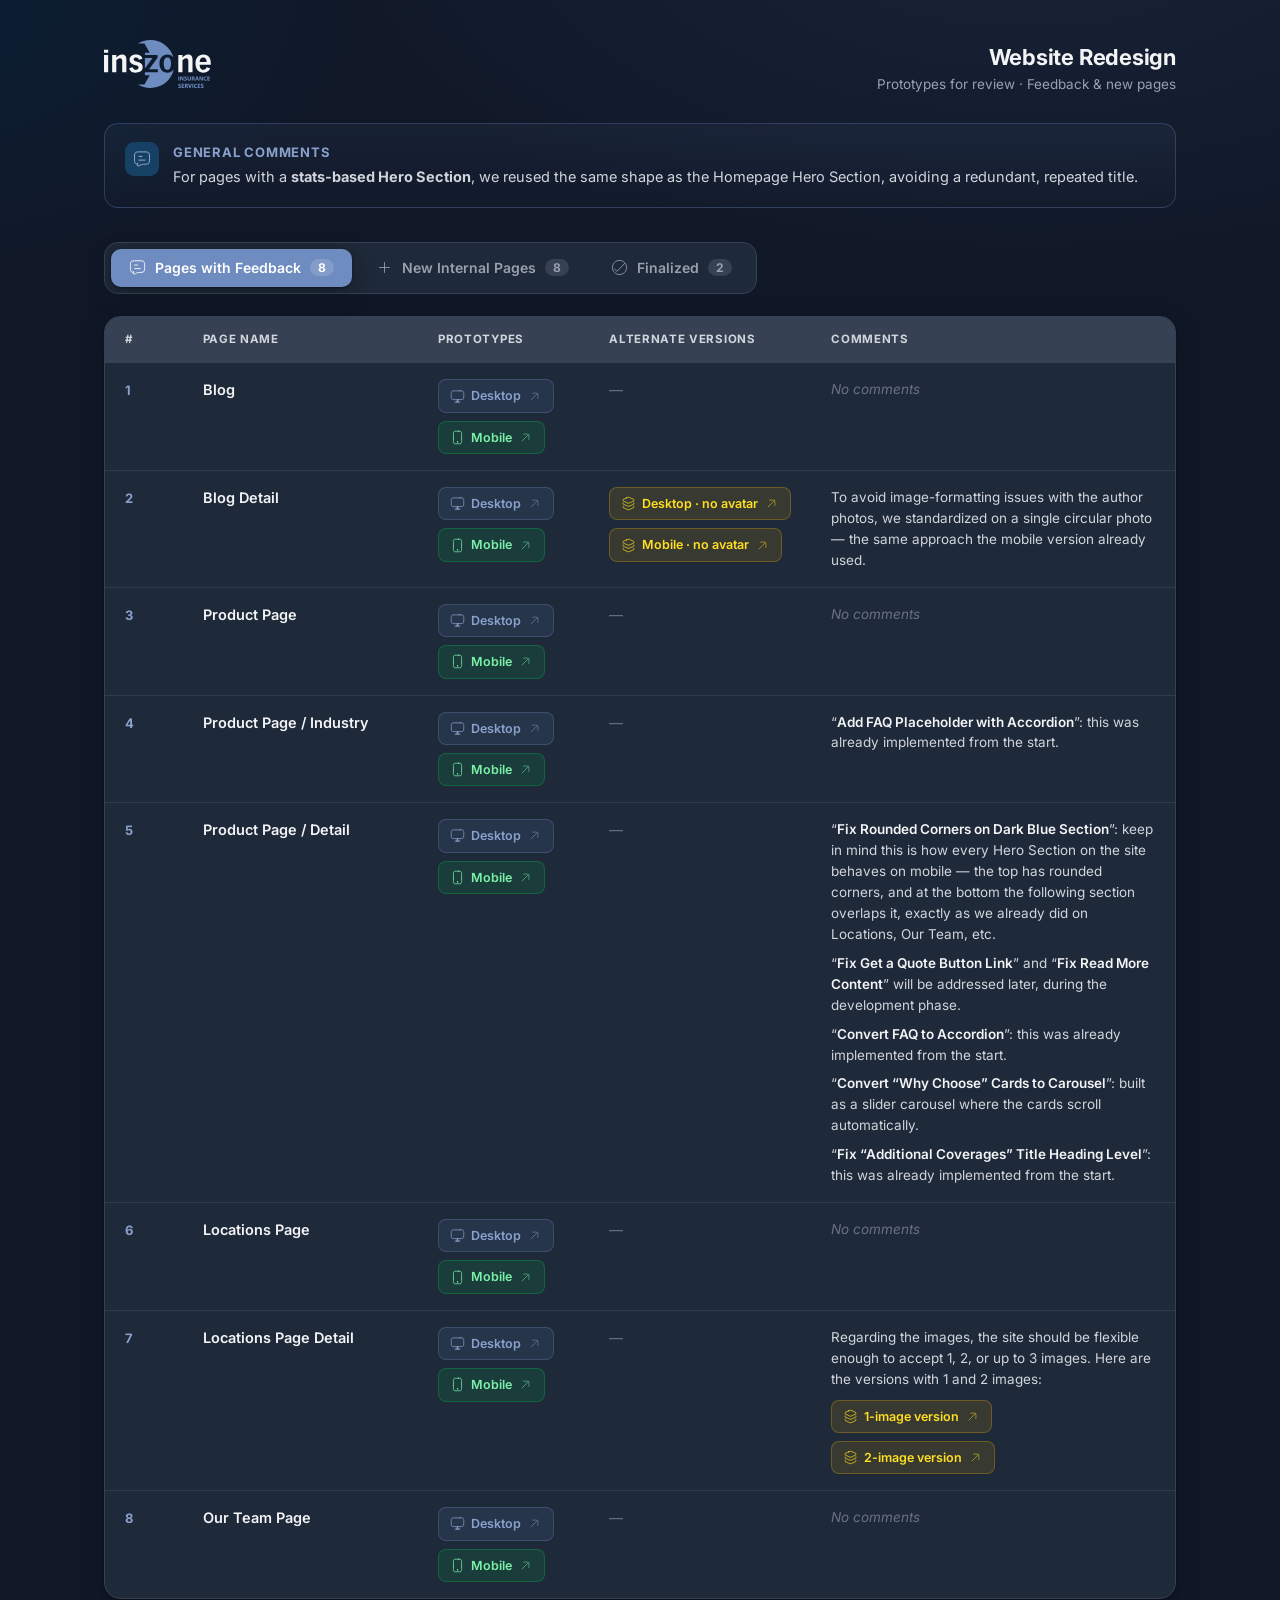
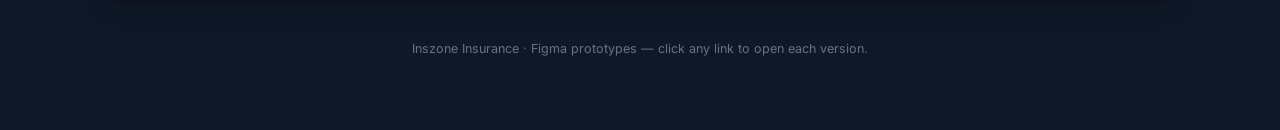
<file: index.html>
<!doctype html>
<html lang="en" data-theme="dark">

<head>
  <meta charset="utf-8" />
  <meta name="viewport" content="width=device-width, initial-scale=1" />
  <title>Inszone | Prototypes & Feedback</title>
  <link rel="preconnect" href="https://fonts.googleapis.com" />
  <link rel="preconnect" href="https://fonts.gstatic.com" crossorigin />
  <link href="https://fonts.googleapis.com/css2?family=Inter:wght@400;500;600;700;800&display=swap" rel="stylesheet" />
  <link rel="stylesheet" href="styles.css" />
</head>

<body>
  <div class="wrap">
    <header class="page-head">
      <div class="brand">
        <svg class="brand-logo" width="89" height="40" viewBox="0 0 89 40" fill="none"
          xmlns="http://www.w3.org/2000/svg" role="img" aria-label="Inszone Insurance">
          <path
            d="M52.8321 27.2317C48.7691 27.2317 46.2071 24.3753 46.2071 19.656C46.2071 15.2256 48.7939 12.1767 52.8321 12.1767C55.078 12.1767 56.7878 13.0545 57.9149 14.5212C55.5315 6.14474 47.8427 0 38.708 0C34.9007 0 31.3435 1.06769 28.3114 2.91965H33.6911L38.1087 10.5806H34.0925V12.4711H44.6374V14.8156L37.5781 24.4744H44.8794V26.9428H34.0952V29.4194H38.1114L33.6939 37.0776H28.3142C31.3435 38.9323 34.9034 40 38.7107 40C48.2386 40 56.194 33.3159 58.1925 24.3863C57.0242 26.1998 55.1357 27.2317 52.8348 27.2317M49.8302 19.7056C49.8302 23.3599 50.993 24.7661 52.8293 24.7661C54.6656 24.7661 55.8257 23.3599 55.8257 19.7056C55.8257 16.0512 54.6684 14.6478 52.8293 14.6478C50.9903 14.6478 49.8302 16.1502 49.8302 19.7056ZM34.0897 14.9367V23.7232L40.4755 14.9367H34.0897Z"
            fill="#6F8CC0" />
          <path d="M0 8.13704H3.48017V10.7265H0V8.13704ZM0 12.4711H3.48017V26.9455H0V12.4711Z" fill="#F3F4F6" />
          <path
            d="M15.1605 17.1904C15.1605 15.8338 14.4842 15.1321 13.3462 15.1321C12.2081 15.1321 11.5346 15.7622 10.2756 16.9455V26.9428H6.79265V12.4684H10.2756V14.623C11.4356 13.5058 13.008 12.1739 15.1137 12.1739C17.9424 12.1739 18.6434 14.3038 18.6434 16.4364V26.9428H15.1632V17.1877L15.1605 17.1904Z"
            fill="#F3F4F6" />
          <path
            d="M29.0866 16.4392C28.8915 15.7347 28.5313 14.5019 26.5741 14.5019C25.6312 14.5019 24.6856 14.9862 24.6856 16.12C24.6856 17.1877 25.5817 17.4766 26.2085 17.694L28.9904 18.6131C30.9504 19.2433 32.2562 20.4073 32.2562 22.5592C32.2562 26.3126 29.2296 27.2317 26.0903 27.2317C22.3655 27.2317 21.2549 24.8129 20.9635 23.5526L23.9379 22.6335C24.3255 23.9653 25.0017 24.7633 26.5961 24.7633C28.1905 24.7633 28.776 23.6736 28.776 22.9472C28.8007 21.8822 28.0008 21.5438 27.1789 21.2988L24.955 20.5971C22.8988 19.967 21.3511 18.7837 21.3511 16.5823C21.3511 13.4342 23.8664 12.1767 26.5741 12.1767C29.8618 12.1767 31.459 13.8002 31.9895 15.5421L29.0894 16.4364L29.0866 16.4392Z"
            fill="#F3F4F6" />
          <path
            d="M70.2851 17.1904C70.2851 15.8338 69.6089 15.1321 68.4708 15.1321C67.3328 15.1321 66.6593 15.7622 65.403 16.9455V26.9428H61.9201V12.4684H65.403V14.623C66.5603 13.5058 68.1327 12.1739 70.2357 12.1739C73.0643 12.1739 73.7681 14.3038 73.7681 16.4364V26.9428H70.2851V17.1877V17.1904Z"
            fill="#F3F4F6" />
          <path
            d="M88.4695 23.5801C87.6942 25.4926 86.1466 27.2344 82.8588 27.2344C78.7959 27.2344 76.2311 24.3781 76.2311 19.6588C76.2311 15.2284 78.6255 12.1794 82.8808 12.1794C87.1362 12.1794 89 15.4485 89 19.2735V20.5806H79.7141C79.7141 22.3005 80.2941 24.7688 82.7846 24.7688C84.3598 24.7688 85.2779 23.5085 85.5171 22.6114L88.4667 23.5828L88.4695 23.5801ZM85.5198 18.2526C85.5198 15.9301 84.478 14.5982 82.7599 14.6478C80.6322 14.5982 79.835 16.3924 79.7141 18.2526H85.5198Z"
            fill="#F3F4F6" />
          <path d="M62.7118 30.366V33.8057H61.9366V30.366H62.7118Z" fill="#6F8CC0" />
          <path
            d="M63.3825 33.8085V30.3687H64.2897L65.0044 31.6291C65.2078 31.9923 65.4085 32.4216 65.5652 32.8096H65.5762C65.5295 32.3555 65.5157 31.8905 65.5157 31.3704V30.3687H66.2304V33.8085H65.414L64.68 32.4821C64.4766 32.1106 64.2457 31.6703 64.0835 31.2686H64.0643C64.089 31.7281 64.1 32.2124 64.1 32.7738V33.8112H63.3853L63.3825 33.8085Z"
            fill="#6F8CC0" />
          <path
            d="M66.9287 33.0077C67.1321 33.115 67.4592 33.2223 67.7919 33.2223C68.1492 33.2223 68.3389 33.0737 68.3389 32.8508C68.3389 32.628 68.1767 32.5124 67.7616 32.372C67.1898 32.1684 66.8132 31.852 66.8132 31.3511C66.8132 30.765 67.308 30.3192 68.1135 30.3192C68.5066 30.3192 68.787 30.3963 68.9904 30.4926L68.8172 31.1145C68.6853 31.0484 68.4351 30.9521 68.1025 30.9521C67.7699 30.9521 67.6022 31.1117 67.6022 31.2851C67.6022 31.5052 67.7918 31.6015 68.2399 31.7694C68.8475 31.995 69.1278 32.3115 69.1278 32.7958C69.1278 33.3737 68.688 33.8635 67.7451 33.8635C67.352 33.8635 66.9644 33.7562 66.772 33.6489L66.9314 33.0105L66.9287 33.0077Z"
            fill="#6F8CC0" />
          <path
            d="M70.4308 30.366V32.3418C70.4308 32.9389 70.659 33.2416 71.0521 33.2416C71.4452 33.2416 71.6844 32.9554 71.6844 32.3418V30.366H72.4596V32.295C72.4596 33.3572 71.9235 33.8635 71.0274 33.8635C70.1312 33.8635 69.6556 33.3792 69.6556 32.2867V30.366H70.4308Z"
            fill="#6F8CC0" />
          <path
            d="M73.1358 30.4183C73.386 30.3715 73.7543 30.3412 74.1722 30.3412C74.6835 30.3412 75.0381 30.4183 75.2827 30.6164C75.4917 30.7788 75.6044 31.0209 75.6044 31.3374C75.6044 31.7721 75.2937 32.0721 74.9968 32.1794V32.1959C75.236 32.2922 75.368 32.5179 75.4559 32.8343C75.5631 33.2278 75.6648 33.6764 75.7308 33.8085H74.9364C74.8841 33.7067 74.7989 33.4315 74.7027 33.0077C74.6065 32.5729 74.4581 32.4601 74.1364 32.4573H73.9083V33.8112H73.1386V30.421L73.1358 30.4183ZM73.9055 31.8932H74.2106C74.5983 31.8932 74.8292 31.7006 74.8292 31.3979C74.8292 31.0952 74.6147 30.9218 74.2574 30.9218C74.0677 30.9218 73.9605 30.9329 73.9055 30.9466V31.8932Z"
            fill="#6F8CC0" />
          <path
            d="M77.0008 32.9251L76.7617 33.8085H75.9562L77.0063 30.3687H78.0207L79.0928 33.8085H78.2571L77.9932 32.9251H77.0008ZM77.8723 32.3418L77.6578 31.6125C77.6029 31.4089 77.5396 31.1475 77.4902 30.9494H77.4736C77.4269 31.153 77.3719 31.4144 77.3197 31.6125L77.1108 32.3418H77.8723Z"
            fill="#6F8CC0" />
          <path
            d="M79.5519 33.8085V30.3687H80.459L81.1737 31.6291C81.3772 31.9923 81.5778 32.4216 81.7345 32.8096H81.7455C81.6988 32.3555 81.685 31.8905 81.685 31.3704V30.3687H82.3998V33.8085H81.5833L80.8494 32.4821C80.6459 32.1106 80.415 31.6703 80.2528 31.2686H80.2336C80.2583 31.7281 80.2693 32.2124 80.2693 32.7738V33.8112H79.5546L79.5519 33.8085Z"
            fill="#6F8CC0" />
          <path
            d="M85.5886 33.7094C85.4511 33.7755 85.124 33.858 84.7116 33.858C83.5241 33.858 82.9111 33.1123 82.9111 32.1326C82.9111 30.9631 83.7468 30.3165 84.7886 30.3165C85.19 30.3165 85.4978 30.399 85.6353 30.465L85.4731 31.0842C85.3192 31.0182 85.102 30.9576 84.8216 30.9576C84.2086 30.9576 83.7303 31.3291 83.7303 32.0969C83.7303 32.7821 84.1371 33.2141 84.8271 33.2141C85.0662 33.2141 85.3219 33.1673 85.4786 33.1013L85.5913 33.7149L85.5886 33.7094Z"
            fill="#6F8CC0" />
          <path
            d="M88.1506 32.3528H86.8861V33.1701H88.299V33.8085H86.1109V30.3687H88.2275V31.0072H86.8861V31.7226H88.1506V32.3555V32.3528Z"
            fill="#6F8CC0" />
          <path
            d="M61.9558 39.1332C62.1593 39.2405 62.4864 39.3478 62.819 39.3478C63.1764 39.3478 63.366 39.1992 63.366 38.9763C63.366 38.7534 63.2039 38.6379 62.7888 38.4975C62.217 38.2939 61.8404 37.9774 61.8404 37.4766C61.8404 36.8905 62.3352 36.4447 63.1406 36.4447C63.5337 36.4447 63.8141 36.5217 64.0175 36.6181L63.8444 37.24C63.7124 37.1739 63.4623 37.0776 63.1296 37.0776C62.797 37.0776 62.6293 37.2372 62.6293 37.4106C62.6293 37.6307 62.819 37.727 63.2671 37.8949C63.8746 38.1205 64.155 38.437 64.155 38.9213C64.155 39.4992 63.7152 39.989 62.7723 39.989C62.3792 39.989 61.9916 39.8817 61.7991 39.7743L61.9558 39.1359V39.1332Z"
            fill="#6F8CC0" />
          <path
            d="M66.7308 38.4783H65.4662V39.2955H66.8792V39.934H64.691V36.4942H66.8077V37.1326H65.4662V37.8481H66.7308V38.481V38.4783Z"
            fill="#6F8CC0" />
          <path
            d="M67.407 36.5438C67.6572 36.497 68.0255 36.4667 68.4434 36.4667C68.9547 36.4667 69.3093 36.5438 69.5539 36.7419C69.7629 36.9042 69.8756 37.1464 69.8756 37.4628C69.8756 37.8976 69.5649 38.1976 69.268 38.3049V38.3214C69.5072 38.4177 69.6391 38.6434 69.7271 38.9598C69.8343 39.3533 69.936 39.8019 70.002 39.934H69.2076C69.1553 39.8321 69.0701 39.557 68.9739 39.1332C68.8777 38.6984 68.7292 38.5856 68.4076 38.5828H68.1795V39.9367H67.4097V36.5465L67.407 36.5438ZM68.1795 38.0187H68.4846C68.8722 38.0187 69.1031 37.8261 69.1031 37.5234C69.1031 37.2207 68.8887 37.0473 68.5313 37.0473C68.3416 37.0473 68.2344 37.0583 68.1795 37.0721V38.0187Z"
            fill="#6F8CC0" />
          <path
            d="M71.217 39.934L70.1147 36.4942H70.9669L71.3847 37.9499C71.5029 38.3627 71.6101 38.7507 71.6899 39.18H71.7064C71.7943 38.7672 71.8988 38.3572 72.017 37.9664L72.4568 36.497H73.2843L72.1269 39.9367H71.2198L71.217 39.934Z"
            fill="#6F8CC0" />
          <path d="M74.4306 36.4942V39.934H73.6554V36.4942H74.4306Z" fill="#6F8CC0" />
          <path
            d="M77.6221 39.8376C77.4846 39.9037 77.1575 39.9862 76.7452 39.9862C75.5576 39.9862 74.9446 39.2405 74.9446 38.2609C74.9446 37.0914 75.7803 36.4447 76.8222 36.4447C77.2235 36.4447 77.5314 36.5272 77.6688 36.5933L77.5066 37.2124C77.3527 37.1464 77.1355 37.0859 76.8551 37.0859C76.2421 37.0859 75.7638 37.4573 75.7638 38.2251C75.7638 38.9103 76.1707 39.3423 76.8606 39.3423C77.0998 39.3423 77.3554 39.2955 77.5121 39.2295L77.6248 39.8431L77.6221 39.8376Z"
            fill="#6F8CC0" />
          <path
            d="M80.1841 38.4783H78.9196V39.2955H80.3326V39.934H78.1444V36.4942H80.2611V37.1326H78.9196V37.8481H80.1841V38.481V38.4783Z"
            fill="#6F8CC0" />
          <path
            d="M80.8878 39.1332C81.0913 39.2405 81.4184 39.3478 81.751 39.3478C82.1084 39.3478 82.2981 39.1992 82.2981 38.9763C82.2981 38.7534 82.1359 38.6379 81.7208 38.4975C81.149 38.2939 80.7724 37.9774 80.7724 37.4766C80.7724 36.8905 81.2672 36.4447 82.0726 36.4447C82.4657 36.4447 82.7461 36.5217 82.9496 36.6181L82.7764 37.24C82.6444 37.1739 82.3943 37.0776 82.0616 37.0776C81.729 37.0776 81.5613 37.2372 81.5613 37.4106C81.5613 37.6307 81.751 37.727 82.1991 37.8949C82.8066 38.1205 83.087 38.437 83.087 38.9213C83.087 39.4992 82.6472 39.989 81.7043 39.989C81.3112 39.989 80.9236 39.8817 80.7312 39.7743L80.8878 39.1359V39.1332Z"
            fill="#6F8CC0" />
        </svg>
      </div>
      <div class="brand-text">
        <h1>Website Redesign</h1>
        <p>Prototypes for review · Feedback &amp; new pages</p>
      </div>
    </header>

    <div class="callout">
      <div class="ico" data-icon="comment-01"></div>
      <div>
        <h2>General Comments</h2>
        <p>For pages with a <strong>stats-based Hero Section</strong>, we reused the same shape as the Homepage Hero
          Section, avoiding a redundant, repeated title.</p>
      </div>
    </div>

    <div class="tabs" role="tablist" aria-label="Page categories">
      <button class="tab" role="tab" aria-selected="true" aria-controls="panel-feedback" id="tab-feedback">
        <span class="ico-slot" data-icon="comment-01"></span> Pages with Feedback <span class="count" id="count-feedback"></span>
      </button>
      <button class="tab" role="tab" aria-selected="false" aria-controls="panel-new" id="tab-new">
        <span class="ico-slot" data-icon="add-01"></span> New Internal Pages <span class="count" id="count-new"></span>
      </button>
      <button class="tab" role="tab" aria-selected="false" aria-controls="panel-finalized" id="tab-finalized">
        <span class="ico-slot" data-icon="check"></span> Finalized <span class="count" id="count-finalized"></span>
      </button>
    </div>

    <section class="panel active" id="panel-feedback" role="tabpanel" aria-labelledby="tab-feedback">
      <div class="table-card">
        <div class="table-scroll">
          <table>
            <thead>
              <tr>
                <th class="col-num">#</th>
                <th class="col-name">Page name</th>
                <th class="col-links">Prototypes</th>
                <th class="col-variants">Alternate versions</th>
                <th class="col-notes">Comments</th>
              </tr>
            </thead>
            <tbody id="tbody-feedback"></tbody>
          </table>
        </div>
      </div>
    </section>

    <section class="panel" id="panel-new" role="tabpanel" aria-labelledby="tab-new">
      <div class="table-card">
        <div class="table-scroll">
          <table>
            <thead>
              <tr>
                <th class="col-num">#</th>
                <th class="col-name">Page name</th>
                <th class="col-links">Prototypes</th>
                <th class="col-variants">Alternate versions</th>
                <th class="col-notes">Comments</th>
              </tr>
            </thead>
            <tbody id="tbody-new"></tbody>
          </table>
        </div>
      </div>
    </section>

    <section class="panel" id="panel-finalized" role="tabpanel" aria-labelledby="tab-finalized">
      <div class="table-card">
        <div class="table-scroll">
          <table>
            <thead>
              <tr>
                <th class="col-num">#</th>
                <th class="col-name">Page name</th>
                <th class="col-links">Prototypes</th>
                <th class="col-variants">Alternate versions</th>
                <th class="col-notes">Comments</th>
              </tr>
            </thead>
            <tbody id="tbody-finalized"></tbody>
          </table>
        </div>
      </div>
    </section>

    <footer class="page-foot">
      Inszone Insurance · Figma prototypes — click any link to open each version.
    </footer>
  </div>

  <script>
    /* ─── Datos ──────────────────────────────────────────────────────────── */
    const feedbackPages = [
      {
        name: "Blog",
        links: [
          { label: "Desktop", url: "https://www.figma.com/proto/vEgeZ3MRr5txX6jMCiWAPV/INS---Internal-Pages-Redesign?node-id=12953-8372&t=hF2ceXoNDbfKr2wQ-0&scaling=scale-down-width&content-scaling=fixed&page-id=12953%3A7325&starting-point-node-id=12953%3A8372&hotspot-hints=0&hide-ui=1" },
          { label: "Mobile", type: "mobile", url: "https://www.figma.com/proto/vEgeZ3MRr5txX6jMCiWAPV/INS---Internal-Pages-Redesign?node-id=12953-10267&t=hF2ceXoNDbfKr2wQ-0&scaling=scale-down&content-scaling=fixed&page-id=12953%3A9549&hotspot-hints=0&hide-ui=1" }
        ],
        note: ""
      },
      {
        name: "Blog Detail",
        links: [
          { label: "Desktop", url: "https://www.figma.com/proto/vEgeZ3MRr5txX6jMCiWAPV/INS---Internal-Pages-Redesign?node-id=12953-8049&t=hF2ceXoNDbfKr2wQ-0&scaling=scale-down-width&content-scaling=fixed&page-id=12953%3A7325&starting-point-node-id=12953%3A8372&hotspot-hints=0&hide-ui=1" },
          { label: "Desktop · no avatar", type: "extra", url: "https://www.figma.com/proto/vEgeZ3MRr5txX6jMCiWAPV/INS---Internal-Pages-Redesign?node-id=12953-8210&t=hF2ceXoNDbfKr2wQ-0&scaling=scale-down-width&content-scaling=fixed&page-id=12953%3A7325&starting-point-node-id=12953%3A8372&hotspot-hints=0&hide-ui=1" },
          { label: "Mobile", type: "mobile", url: "https://www.figma.com/proto/vEgeZ3MRr5txX6jMCiWAPV/INS---Internal-Pages-Redesign?node-id=12953-10452&t=hF2ceXoNDbfKr2wQ-0&scaling=scale-down&content-scaling=fixed&page-id=12953%3A9549&hotspot-hints=0&hide-ui=1" },
          { label: "Mobile · no avatar", type: "extra", url: "https://www.figma.com/proto/vEgeZ3MRr5txX6jMCiWAPV/INS---Internal-Pages-Redesign?node-id=12953-10664&t=hF2ceXoNDbfKr2wQ-0&scaling=scale-down&content-scaling=fixed&page-id=12953%3A9549&hotspot-hints=0&hide-ui=1" }
        ],
        note: "To avoid image-formatting issues with the author photos, we standardized on a single circular photo — the same approach the mobile version already used."
      },
      {
        name: "Product Page",
        links: [
          { label: "Desktop", url: "https://www.figma.com/proto/vEgeZ3MRr5txX6jMCiWAPV/INS---Internal-Pages-Redesign?node-id=11125-1074&t=s3FODKkLruFz8slt-0&scaling=scale-down-width&content-scaling=fixed&page-id=11113%3A2894&starting-point-node-id=11125%3A1074&hotspot-hints=0&hide-ui=1" },
          { label: "Mobile", type: "mobile", url: "https://www.figma.com/proto/vEgeZ3MRr5txX6jMCiWAPV/INS---Internal-Pages-Redesign?node-id=11846-4566&t=s3FODKkLruFz8slt-0&scaling=scale-down&content-scaling=fixed&page-id=11846%3A4334&starting-point-node-id=11846%3A4566&hotspot-hints=0&hide-ui=1" }
        ],
        note: ""
      },
      {
        name: "Product Page / Industry",
        links: [
          { label: "Desktop", url: "https://www.figma.com/proto/vEgeZ3MRr5txX6jMCiWAPV/INS---Internal-Pages-Redesign?node-id=11288-3172&t=s3FODKkLruFz8slt-0&scaling=scale-down-width&content-scaling=fixed&page-id=11113%3A2894&starting-point-node-id=11125%3A1074&hotspot-hints=0&hide-ui=1" },
          { label: "Mobile", type: "mobile", url: "https://www.figma.com/proto/vEgeZ3MRr5txX6jMCiWAPV/INS---Internal-Pages-Redesign?node-id=11851-290&t=s3FODKkLruFz8slt-0&scaling=scale-down&content-scaling=fixed&page-id=11846%3A4334&starting-point-node-id=11846%3A4566&hotspot-hints=0&hide-ui=1" }
        ],
        note: "<p>“<strong>Add FAQ Placeholder with Accordion</strong>”: this was already implemented from the start.</p>"
      },
      {
        name: "Product Page / Detail",
        links: [
          { label: "Desktop", url: "https://www.figma.com/proto/vEgeZ3MRr5txX6jMCiWAPV/INS---Internal-Pages-Redesign?node-id=11303-2660&t=s3FODKkLruFz8slt-0&scaling=scale-down-width&content-scaling=fixed&page-id=11113%3A2894&starting-point-node-id=11125%3A1074&hotspot-hints=0&hide-ui=1" },
          { label: "Mobile", type: "mobile", url: "https://www.figma.com/proto/vEgeZ3MRr5txX6jMCiWAPV/INS---Internal-Pages-Redesign?node-id=11851-970&t=s3FODKkLruFz8slt-0&scaling=scale-down&content-scaling=fixed&page-id=11846%3A4334&starting-point-node-id=11846%3A4566&hotspot-hints=0&hide-ui=1" }
        ],
        note: "<p>“<strong>Fix Rounded Corners on Dark Blue Section</strong>”: keep in mind this is how every Hero Section on the site behaves on mobile — the top has rounded corners, and at the bottom the following section overlaps it, exactly as we already did on Locations, Our Team, etc.</p><p>“<strong>Fix Get a Quote Button Link</strong>” and “<strong>Fix Read More Content</strong>” will be addressed later, during the development phase.</p><p>“<strong>Convert FAQ to Accordion</strong>”: this was already implemented from the start.</p><p>“<strong>Convert “Why Choose” Cards to Carousel</strong>”: built as a slider carousel where the cards scroll automatically.</p><p>“<strong>Fix “Additional Coverages” Title Heading Level</strong>”: this was already implemented from the start.</p>"
      },
      {
        name: "Locations Page",
        links: [
          { label: "Desktop", url: "https://www.figma.com/proto/vEgeZ3MRr5txX6jMCiWAPV/INS---Internal-Pages-Redesign?node-id=12625-3320&t=mnhhRnVTNSueeBBx-0&scaling=scale-down-width&content-scaling=fixed&page-id=11515%3A2712&starting-point-node-id=11515%3A3116&hotspot-hints=0&hide-ui=1" },
          { label: "Mobile", type: "mobile", url: "https://www.figma.com/proto/vEgeZ3MRr5txX6jMCiWAPV/INS---Internal-Pages-Redesign?node-id=11853-3540&t=s3FODKkLruFz8slt-0&scaling=scale-down&content-scaling=fixed&page-id=11853%3A3539&starting-point-node-id=11853%3A3540&hotspot-hints=0&hide-ui=1" }
        ],
        note: ""
      },
      {
        name: "Locations Page Detail",
        links: [
          { label: "Desktop", url: "https://www.figma.com/proto/vEgeZ3MRr5txX6jMCiWAPV/INS---Internal-Pages-Redesign?node-id=11765-817&t=mnhhRnVTNSueeBBx-0&scaling=scale-down-width&content-scaling=fixed&page-id=11515%3A2712&starting-point-node-id=11515%3A3116&hotspot-hints=0&hide-ui=1" },
          { label: "Mobile", type: "mobile", url: "https://www.figma.com/proto/vEgeZ3MRr5txX6jMCiWAPV/INS---Internal-Pages-Redesign?node-id=11857-503&t=s3FODKkLruFz8slt-0&scaling=scale-down&content-scaling=fixed&page-id=11853%3A3539&starting-point-node-id=11853%3A3540&hotspot-hints=0&hide-ui=1" }
        ],
        note: "Regarding the images, the site should be flexible enough to accept 1, 2, or up to 3 images. Here are the versions with 1 and 2 images:",
        noteLinks: [
          { label: "1-image version", type: "extra", url: "https://www.figma.com/proto/vEgeZ3MRr5txX6jMCiWAPV/INS---Internal-Pages-Redesign?node-id=12653-8788&t=s3FODKkLruFz8slt-0&scaling=scale-down-width&content-scaling=fixed&page-id=11515%3A2712&starting-point-node-id=11515%3A3116&hotspot-hints=0&hide-ui=1" },
          { label: "2-image version", type: "extra", url: "https://www.figma.com/proto/vEgeZ3MRr5txX6jMCiWAPV/INS---Internal-Pages-Redesign?node-id=12653-8116&t=s3FODKkLruFz8slt-0&scaling=scale-down-width&content-scaling=fixed&page-id=11515%3A2712&starting-point-node-id=11515%3A3116&hotspot-hints=0&hide-ui=1" }
        ]
      },
      {
        name: "Our Team Page",
        links: [
          { label: "Desktop", url: "https://www.figma.com/proto/vEgeZ3MRr5txX6jMCiWAPV/INS---Internal-Pages-Redesign?node-id=12619-551&t=s3FODKkLruFz8slt-0&scaling=scale-down-width&content-scaling=fixed&page-id=11700%3A4657&starting-point-node-id=11727%3A1942&hotspot-hints=0&hide-ui=1" },
          { label: "Mobile", type: "mobile", url: "https://www.figma.com/proto/vEgeZ3MRr5txX6jMCiWAPV/INS---Internal-Pages-Redesign?node-id=12621-2985&t=s3FODKkLruFz8slt-0&scaling=scale-down&content-scaling=fixed&page-id=11860%3A2808&starting-point-node-id=11860%3A2809&hotspot-hints=0&hide-ui=1" }
        ],
        note: ""
      }
    ];

    const newPages = [
      {
        name: "About Us",
        links: [
          { label: "Desktop", url: "https://www.figma.com/proto/UpEOBiVgiO82fT0ThjLnTv/INS---Internal-Pages-Redesign---Phase-2?node-id=15007-5297&t=h3MMvYYi4pSK8lfR-0&scaling=scale-down-width&content-scaling=fixed&page-id=12314%3A6522&hotspot-hints=0&hide-ui=1" },
          { label: "Mobile", type: "mobile", url: "https://www.figma.com/proto/UpEOBiVgiO82fT0ThjLnTv/INS---Internal-Pages-Redesign---Phase-2?node-id=15140-6360&t=h3MMvYYi4pSK8lfR-0&scaling=scale-down&content-scaling=fixed&page-id=14448%3A8900&starting-point-node-id=14448%3A8901&hotspot-hints=0&hide-ui=1" },
          { label: "Desktop V2", type: "extra", url: "https://www.figma.com/proto/UpEOBiVgiO82fT0ThjLnTv/INS---Internal-Pages-Redesign---Phase-2?node-id=15126-2381&t=h3MMvYYi4pSK8lfR-0&scaling=scale-down-width&content-scaling=fixed&page-id=14641%3A556&hotspot-hints=0&hide-ui=1" },
          { label: "Mobile V2", type: "extra", url: "https://www.figma.com/proto/UpEOBiVgiO82fT0ThjLnTv/INS---Internal-Pages-Redesign---Phase-2?node-id=14750-2441&t=h3MMvYYi4pSK8lfR-0&scaling=scale-down&content-scaling=fixed&page-id=14750%3A2440&starting-point-node-id=14750%3A2441&hotspot-hints=0&hide-ui=1" }
        ],
        note: "On the Desktop prototype the state hover is working — California and Arizona are shown as examples; in the development stage all states will be functional. For this page we organized the information so it isn't tiring or dull to read, avoiding the large blocks of text the current site has. We'll also work on a horizontal-timeline version (V2), as agreed in the meeting — this live demo shows how the horizontal scroll should behave:",
        noteLinks: [
          { label: "Live horizontal-scroll demo", type: "extra", url: "https://inszone-about-us-timeline-horizonta.vercel.app/" }
        ]
      },
      {
        name: "M&A",
        links: [
          { label: "Desktop", url: "https://www.figma.com/proto/UpEOBiVgiO82fT0ThjLnTv/INS---Internal-Pages-Redesign---Phase-2?node-id=15007-4267&t=h3MMvYYi4pSK8lfR-0&scaling=scale-down-width&content-scaling=fixed&page-id=12170%3A4449&hotspot-hints=0&hide-ui=1" },
          { label: "Mobile", type: "mobile", url: "https://www.figma.com/proto/UpEOBiVgiO82fT0ThjLnTv/INS---Internal-Pages-Redesign---Phase-2?node-id=15140-11367&t=h3MMvYYi4pSK8lfR-0&scaling=scale-down&content-scaling=fixed&page-id=14462%3A1021&starting-point-node-id=14462%3A1022&hotspot-hints=0&hide-ui=1" }
        ],
        note: ""
      },
      {
        name: "Careers",
        links: [
          { label: "Desktop", url: "https://www.figma.com/proto/UpEOBiVgiO82fT0ThjLnTv/INS---Internal-Pages-Redesign---Phase-2?node-id=15133-5585&t=h3MMvYYi4pSK8lfR-0&scaling=scale-down-width&content-scaling=fixed&page-id=12347%3A8830&hotspot-hints=0&hide-ui=1" },
          { label: "Mobile", type: "mobile", url: "https://www.figma.com/proto/UpEOBiVgiO82fT0ThjLnTv/INS---Internal-Pages-Redesign---Phase-2?node-id=15140-10588&t=h3MMvYYi4pSK8lfR-0&scaling=scale-down&content-scaling=fixed&page-id=12544%3A811&hotspot-hints=0&hide-ui=1" }
        ],
        note: ""
      },
      {
        name: "Press",
        links: [
          { label: "Desktop", url: "https://www.figma.com/proto/UpEOBiVgiO82fT0ThjLnTv/INS---Internal-Pages-Redesign---Phase-2?node-id=12571-780&p=f&t=0LzGRgh2VnkREP2Z-0&scaling=scale-down-width&content-scaling=fixed&page-id=12571%3A613&starting-point-node-id=12571%3A780&hotspot-hints=0&hide-ui=1" },
          { label: "Mobile", type: "mobile", url: "https://www.figma.com/proto/UpEOBiVgiO82fT0ThjLnTv/INS---Internal-Pages-Redesign---Phase-2?node-id=14448-4623&p=f&t=0LzGRgh2VnkREP2Z-0&scaling=scale-down&content-scaling=fixed&page-id=14448%3A4541&hotspot-hints=0&hide-ui=1" }
        ],
        note: ""
      },
      {
        name: "Contact Us",
        links: [
          { label: "Desktop", url: "https://www.figma.com/proto/UpEOBiVgiO82fT0ThjLnTv/INS---Internal-Pages-Redesign---Phase-2?node-id=12584-5828&t=mnhhRnVTNSueeBBx-0&scaling=scale-down-width&content-scaling=fixed&page-id=12584%3A5661&starting-point-node-id=12584%3A5828&hotspot-hints=0&hide-ui=1" },
          { label: "Mobile", type: "mobile", url: "https://www.figma.com/proto/UpEOBiVgiO82fT0ThjLnTv/INS---Internal-Pages-Redesign---Phase-2?node-id=14448-6550&t=mnhhRnVTNSueeBBx-0&scaling=scale-down&content-scaling=fixed&page-id=14448%3A6549&hotspot-hints=0&hide-ui=1" }
        ],
        note: ""
      },
      {
        name: "Inszone Culture",
        links: [
          { label: "Desktop", url: "https://www.figma.com/proto/UpEOBiVgiO82fT0ThjLnTv/INS---Internal-Pages-Redesign---Phase-2?node-id=14262-705&p=f&t=0LzGRgh2VnkREP2Z-0&scaling=scale-down-width&content-scaling=fixed&page-id=14109%3A8907&hotspot-hints=0&hide-ui=1" },
          { label: "Mobile", type: "mobile", url: "https://www.figma.com/proto/UpEOBiVgiO82fT0ThjLnTv/INS---Internal-Pages-Redesign---Phase-2?node-id=14451-7239&p=f&t=0LzGRgh2VnkREP2Z-0&scaling=scale-down&content-scaling=fixed&page-id=14391%3A723&hotspot-hints=0&hide-ui=1" }
        ],
        note: ""
      },
      {
        name: "Privacy Policy",
        links: [
          { label: "Desktop", url: "https://www.figma.com/proto/UpEOBiVgiO82fT0ThjLnTv/INS---Internal-Pages-Redesign---Phase-2?node-id=14512-8087&p=f&t=0LzGRgh2VnkREP2Z-0&scaling=scale-down-width&content-scaling=fixed&page-id=14512%3A2503&hotspot-hints=0&hide-ui=1" },
          { label: "Mobile", type: "mobile", url: "https://www.figma.com/proto/UpEOBiVgiO82fT0ThjLnTv/INS---Internal-Pages-Redesign---Phase-2?node-id=14531-2356&p=f&t=0LzGRgh2VnkREP2Z-0&scaling=scale-down&content-scaling=fixed&page-id=14529%3A500&hotspot-hints=0&hide-ui=1" }
        ],
        note: ""
      },
      {
        name: "Terms of Use",
        links: [
          { label: "Desktop", url: "https://www.figma.com/proto/UpEOBiVgiO82fT0ThjLnTv/INS---Internal-Pages-Redesign---Phase-2?node-id=14531-2637&t=0LzGRgh2VnkREP2Z-0&scaling=scale-down-width&content-scaling=fixed&page-id=14523%3A275&hotspot-hints=0&hide-ui=1" },
          { label: "Mobile", type: "mobile", url: "https://www.figma.com/proto/UpEOBiVgiO82fT0ThjLnTv/INS---Internal-Pages-Redesign---Phase-2?node-id=14529-1916&p=f&t=0LzGRgh2VnkREP2Z-0&scaling=scale-down&content-scaling=fixed&page-id=14529%3A723&hotspot-hints=0&hide-ui=1" }
        ],
        note: ""
      }
    ];

    /* ─── Finalized (approved) pages ─── DUMMY LINKS — replace with real ones ── */
    const finalizedPages = [
      {
        name: "Home Page",
        links: [
          { label: "Desktop", url: "https://www.figma.com/proto/7MlPvvE7I7fXvHrZcD4aOK/INS---Website-Redesign-Final?node-id=9163-3772&t=nLs7lRjgSwk6Hi96-0&scaling=scale-down-width&content-scaling=fixed&page-id=9163%3A3715&starting-point-node-id=9163%3A3772&hotspot-hints=0&hide-ui=1" },
          { label: "Mobile", type: "mobile", url: "https://www.figma.com/proto/7MlPvvE7I7fXvHrZcD4aOK/INS---Website-Redesign-Final?node-id=9291-5562&t=nLs7lRjgSwk6Hi96-0&scaling=scale-down&content-scaling=fixed&page-id=9291%3A5561&starting-point-node-id=9291%3A5562&hotspot-hints=0&hide-ui=1" }
        ],
        note: ""
      },
      {
        name: "Quote Page",
        links: [
          { label: "Desktop", url: "https://www.figma.com/proto/YZpbdZ5BFtrTsjHxauWKpy/INS---Website-Redesign---Quote-Form?node-id=11583-5110&t=E9wktsJiEAxZBG5X-0&scaling=scale-down-width&content-scaling=fixed&page-id=11583%3A5100&hotspot-hints=0&hide-ui=1" },
          { label: "Mobile", type: "mobile", url: "https://www.figma.com/proto/YZpbdZ5BFtrTsjHxauWKpy/INS---Website-Redesign---Quote-Form?node-id=11202-3881&t=E9wktsJiEAxZBG5X-0&scaling=scale-down&content-scaling=fixed&page-id=9291%3A5561&hotspot-hints=0&hide-ui=1" }
        ],
        note: ""
      }
    ];

    /* ─── Icons ──────────────────────────────────────────────────────────────
       HugeIcons (stroke-rounded) as inline SVG on a 24×24 canvas. Stroke width
       is driven by the CSS var --icon-stroke (see styles.css) so it can be
       thinned globally. Only the path `d` data is stored here. */
    const ICONS = {
      "comment-01": [
        "M8 13.5H16M8 8.5H12",
        "M6.09881 19C4.7987 18.8721 3.82475 18.4816 3.17157 17.8284C2 16.6569 2 14.7712 2 11V10.5C2 6.72876 2 4.84315 3.17157 3.67157C4.34315 2.5 6.22876 2.5 10 2.5H14C17.7712 2.5 19.6569 2.5 20.8284 3.67157C22 4.84315 22 6.72876 22 10.5V11C22 14.7712 22 16.6569 20.8284 17.8284C19.6569 19 17.7712 19 14 19C13.4395 19.0125 12.9931 19.0551 12.5546 19.155C11.3562 19.4309 10.2465 20.0441 9.14987 20.5789C7.58729 21.3408 6.806 21.7218 6.31569 21.3651C5.37769 20.6665 6.29454 18.5019 6.5 17.5"
      ],
      "add-01": [
        "M12.001 5.00003V19.002",
        "M19.002 12.002L4.99998 12.002"
      ],
      "computer": [
        "M14 21H16M14 21C13.1716 21 12.5 20.3284 12.5 19.5V17L12 17M14 21H10M10 21H8M10 21C10.8284 21 11.5 20.3284 11.5 19.5V17L12 17M12 17V21",
        "M16 3H8C5.17157 3 3.75736 3 2.87868 3.87868C2 4.75736 2 6.17157 2 9V11C2 13.8284 2 15.2426 2.87868 16.1213C3.75736 17 5.17157 17 8 17H16C18.8284 17 20.2426 17 21.1213 16.1213C22 15.2426 22 13.8284 22 11V9C22 6.17157 22 4.75736 21.1213 3.87868C20.2426 3 18.8284 3 16 3Z"
      ],
      "smart-phone-01": [
        "M13.5 2H10.5C8.14298 2 6.96447 2 6.23223 2.73223C5.5 3.46447 5.5 4.64298 5.5 7V17C5.5 19.357 5.5 20.5355 6.23223 21.2678C6.96447 22 8.14298 22 10.5 22H13.5C15.857 22 17.0355 22 17.7678 21.2678C18.5 20.5355 18.5 19.357 18.5 17V7C18.5 4.64298 18.5 3.46447 17.7678 2.73223C17.0355 2 15.857 2 13.5 2Z",
        "M12.125 19H12M12.25 19C12.25 19.1381 12.1381 19.25 12 19.25C11.8619 19.25 11.75 19.1381 11.75 19C11.75 18.8619 11.8619 18.75 12 18.75C12.1381 18.75 12.25 18.8619 12.25 19Z"
      ],
      "layers-01": [
        "M8.64298 3.14559L6.93816 3.93362C4.31272 5.14719 3 5.75397 3 6.75C3 7.74603 4.31272 8.35281 6.93817 9.56638L8.64298 10.3544C10.2952 11.1181 11.1214 11.5 12 11.5C12.8786 11.5 13.7048 11.1181 15.357 10.3544L17.0618 9.56638C19.6873 8.35281 21 7.74603 21 6.75C21 5.75397 19.6873 5.14719 17.0618 3.93362L15.357 3.14559C13.7048 2.38186 12.8786 2 12 2C11.1214 2 10.2952 2.38186 8.64298 3.14559Z",
        "M20.788 11.0972C20.9293 11.2959 21 11.5031 21 11.7309C21 12.7127 19.6873 13.3109 17.0618 14.5072L15.357 15.284C13.7048 16.0368 12.8786 16.4133 12 16.4133C11.1214 16.4133 10.2952 16.0368 8.64298 15.284L6.93817 14.5072C4.31272 13.3109 3 12.7127 3 11.7309C3 11.5031 3.07067 11.2959 3.212 11.0972",
        "M20.3767 16.2661C20.7922 16.5971 21 16.927 21 17.3176C21 18.2995 19.6873 18.8976 17.0618 20.0939L15.357 20.8707C13.7048 21.6236 12.8786 22 12 22C11.1214 22 10.2952 21.6236 8.64298 20.8707L6.93817 20.0939C4.31272 18.8976 3 18.2995 3 17.3176C3 16.927 3.20778 16.5971 3.62334 16.2661"
      ],
      "arrow-up-right-01": [
        "M9 6.65032C9 6.65032 15.9383 6.10759 16.9154 7.08463C17.8924 8.06167 17.3496 15 17.3496 15M16.5 7.5L6.5 17.5"
      ],
      "check": [
        "M5 14L8.5 17.5L19 6.5",
        "M12 22C6.47715 22 2 17.5228 2 12C2 6.47715 6.47715 2 12 2C17.5228 2 22 6.47715 22 12C22 17.5228 17.5228 22 12 22Z"
      ]
    };

    function icon(name, extraClass) {
      const paths = (ICONS[name] || []).map(d => `<path d="${d}" />`).join("");
      return `<svg class="ico-svg${extraClass ? " " + extraClass : ""}" viewBox="0 0 24 24" aria-hidden="true">${paths}</svg>`;
    }

    /* ─── Render ─────────────────────────────────────────────────────────── */
    const typeIcon = { desktop: "computer", mobile: "smart-phone-01", extra: "layers-01" };

    function chip(l) {
      const type = l.type || "desktop";
      const cls = type === "mobile" ? "lnk mobile" : type === "extra" ? "lnk extra" : "lnk";
      const lead = icon(typeIcon[type]);
      const arrow = icon("arrow-up-right-01", "ico-arrow");
      return `<a class="${cls}" href="${l.url}" target="_blank" rel="noopener">${lead}<span>${l.label}</span>${arrow}</a>`;
    }

    function renderRows(pages, tbodyId) {
      const html = pages.map((p, i) => {
        const main = p.links.filter(l => l.type !== "extra");
        const variants = p.links.filter(l => l.type === "extra");
        const mainHtml = `<div class="links">${main.map(chip).join("")}</div>`;
        const variantsHtml = variants.length
          ? `<div class="links">${variants.map(chip).join("")}</div>`
          : `<span class="dash">—</span>`;
        let notes;
        if (p.note) {
          notes = `<div class="notes">${p.note}</div>`;
          if (p.noteLinks) {
            notes += `<div class="note-links">${p.noteLinks.map(chip).join("")}</div>`;
          }
        } else {
          notes = `<div class="notes empty">No comments</div>`;
        }
        return `<tr>
          <td class="col-num"><span class="pg-num">${i + 1}</span></td>
          <td><span class="pg-name">${p.name}</span></td>
          <td>${mainHtml}</td>
          <td>${variantsHtml}</td>
          <td>${notes}</td>
        </tr>`;
      }).join("");
      document.getElementById(tbodyId).innerHTML = html;
    }

    renderRows(feedbackPages, "tbody-feedback");
    renderRows(newPages, "tbody-new");
    renderRows(finalizedPages, "tbody-finalized");
    document.getElementById("count-feedback").textContent = feedbackPages.length;
    document.getElementById("count-new").textContent = newPages.length;
    document.getElementById("count-finalized").textContent = finalizedPages.length;

    /* Fill static icon slots (callout + tabs). */
    document.querySelectorAll("[data-icon]").forEach(el => { el.innerHTML = icon(el.dataset.icon); });

    /* ─── Tabs ───────────────────────────────────────────────────────────── */
    const tabs = document.querySelectorAll('.tab');
    tabs.forEach(tab => {
      tab.addEventListener('click', () => {
        tabs.forEach(t => {
          const selected = t === tab;
          t.setAttribute('aria-selected', selected);
          document.getElementById(t.getAttribute('aria-controls')).classList.toggle('active', selected);
        });
      });
    });
  </script>
</body>

</html>
</file>
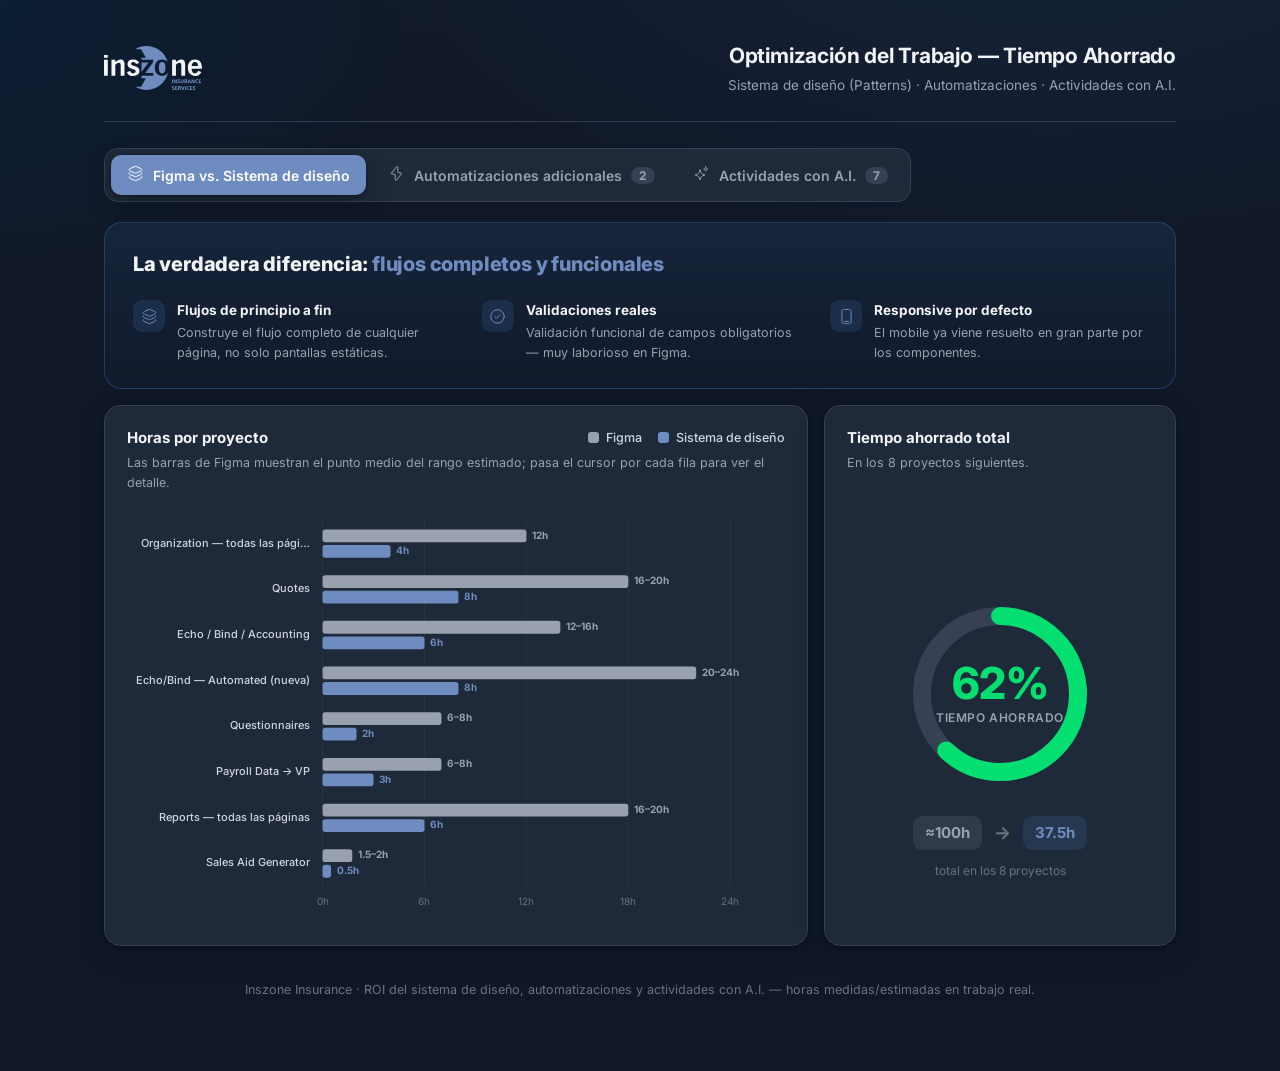
<file: time-savings.html>
<!doctype html>
<html lang="es" data-theme="dark">

<head>
  <meta charset="utf-8" />
  <meta name="viewport" content="width=device-width, initial-scale=1" />
  <title>Inszone · Sistema de Diseño y Automatización — Tiempo Ahorrado</title>
  <link rel="preconnect" href="https://fonts.googleapis.com" />
  <link rel="preconnect" href="https://fonts.gstatic.com" crossorigin />
  <link href="https://fonts.googleapis.com/css2?family=Inter:wght@400;500;600;700;800&display=swap" rel="stylesheet" />
  <style>
    :root {
      --font-sans: 'Inter', system-ui, -apple-system, sans-serif;

      --surface-app: #101828;
      --surface-card: #1E2939;
      --surface-raised: #364153;
      --surface-hover: #2b384a;

      --border-default: #364153;
      --border-strong: #4A5565;

      --text-strong: #F3F4F6;
      --text-default: #D1D5DC;
      --text-muted: #99A1AF;
      --text-subtle: #6A7282;

      --primary-500: #6F8CC0;
      --primary-600: #89A1CC;
      --primary-700: #A4B6D8;
      --primary-soft-bg: #164165;

      /* Series del gráfico — validadas para superficie oscura #1E2939 (naranja/azul, CVD ΔE 92) */
      --before: #99A1AF;
      --before-soft: rgba(153, 161, 175, 0.14);
      --after: #6F8CC0;
      --after-soft: rgba(79, 147, 221, 0.14);
      --saved: #05DF72;
      --saved-soft: rgba(5, 223, 114, 0.13);
      --amber: #FDC700;

      --grid: rgba(255, 255, 255, 0.06);
      --icon-stroke: 1.4;
      --shadow: 0 1px 3px rgba(0, 0, 0, 0.4), 0 8px 24px rgba(0, 0, 0, 0.25);
    }

    * { box-sizing: border-box; }
    html, body { height: 100%; }

    body {
      margin: 0;
      font-family: var(--font-sans);
      color: var(--text-default);
      background:
        radial-gradient(1200px 600px at 82% -12%, rgba(79, 147, 221, 0.10), transparent 60%),
        radial-gradient(1000px 520px at -8% 0%, rgba(0, 46, 78, 0.35), transparent 55%),
        var(--surface-app);
      background-attachment: fixed;
      line-height: 1.55;
      -webkit-font-smoothing: antialiased;
    }

    .wrap { max-width: 1120px; margin: 0 auto; padding: 40px 24px 72px; }

    svg.ico-svg {
      width: 1em; height: 1em; fill: none; stroke: currentColor;
      stroke-width: var(--icon-stroke); stroke-linecap: round; stroke-linejoin: round; flex-shrink: 0;
    }

    /* ─── Encabezado ─── */
    header.page-head {
      display: flex; flex-wrap: wrap; align-items: center; justify-content: space-between;
      gap: 20px; padding-bottom: 26px; border-bottom: 1px solid var(--border-default);
    }
    .brand { display: flex; align-items: center; gap: 16px; }
    .brand-logo { height: 44px; width: auto; flex-shrink: 0; }
    .brand-text h1 { margin: 0; font-size: 21px; font-weight: 700; color: var(--text-strong); letter-spacing: -0.01em; text-align: right; }
    .brand-text p { margin: 2px 0 0; font-size: 13.5px; color: var(--text-muted); text-align: right;}
    .badge {
      display: inline-flex; align-items: center; gap: 7px; padding: 6px 12px; border-radius: 999px;
      background: var(--primary-soft-bg); border: 1px solid rgba(111, 140, 192, 0.3);
      color: var(--primary-700); font-weight: 600; font-size: 12px; white-space: nowrap;
    }
    .badge svg { width: 14px; height: 14px; }

    /* ─── Hero / diferenciador clave ─── */
    .hero {
      background: linear-gradient(180deg, rgba(79, 147, 221, 0.10), rgba(79, 147, 221, 0.02));
      border: 1px solid rgba(79, 147, 221, 0.28);
      border-radius: 18px;
      padding: 26px 28px;
    }
    .hero h2 { margin: 0 0 8px; font-size: 20px; font-weight: 800; color: var(--text-strong); letter-spacing: -0.01em; }
    .hero h2 .em { color: var(--after); }
    .hero p { margin: 0; font-size: 14.5px; color: var(--text-default); max-width: 74ch; }
    .features { margin-top: 20px; display: grid; grid-template-columns: repeat(3, 1fr); gap: 32px; }
    .feature {
      display: flex; gap: 12px; align-items: flex-start;
      
    }
    .feature .f-ico { flex-shrink: 0; width: 32px; height: 32px; border-radius: 9px; display: grid; place-items: center;
      font-size: 17px; background: var(--after-soft); color: var(--after); }
    .feature .f-title { font-size: 13.5px; font-weight: 700; color: var(--text-strong); }
    .feature .f-desc { font-size: 12.5px; color: var(--text-muted); margin-top: 2px; }

    /* ─── KPIs ─── */
    .kpis { margin-top: 16px; display: grid; grid-template-columns: repeat(4, 1fr); gap: 16px; }
    .kpi { background: var(--surface-card); border: 1px solid var(--border-default); border-radius: 16px;
      padding: 18px 18px 20px; box-shadow: var(--shadow); }
    .kpi .kpi-ico { width: 38px; height: 38px; border-radius: 10px; display: grid; place-items: center;
      font-size: 20px; margin-bottom: 14px; }
    .kpi.k-before .kpi-ico { background: var(--before-soft); color: var(--before); }
    .kpi.k-after  .kpi-ico { background: var(--after-soft);  color: var(--after); }
    .kpi.k-saved  .kpi-ico { background: var(--saved-soft);  color: var(--saved); }
    .kpi .kpi-label { font-size: 12px; text-transform: uppercase; letter-spacing: 0.05em; color: var(--text-muted); font-weight: 600; }
    .kpi .kpi-value { font-size: 32px; font-weight: 800; color: var(--text-strong); letter-spacing: -0.02em; line-height: 1.1; margin-top: 4px; }
    .kpi .kpi-value .unit { font-size: 17px; font-weight: 700; color: var(--text-muted); margin-left: 2px; }
    .kpi.k-saved .kpi-value, .kpi.k-after .kpi-value { color: var(--saved); }
    .kpi .kpi-sub { font-size: 12.5px; color: var(--text-subtle); margin-top: 6px; }

    /* ─── Tabs ─── */
    .tabs {
      display: flex; gap: 6px; margin: 26px 0 0; padding: 6px;
      background: var(--surface-card); border: 1px solid var(--border-default);
      border-radius: 14px; width: fit-content; max-width: 100%; flex-wrap: wrap;
    }
    .tab {
      appearance: none; border: 0; cursor: pointer; font-family: inherit; font-size: 14px; font-weight: 600;
      color: var(--text-muted); background: transparent; padding: 10px 16px; border-radius: 10px;
      display: flex; align-items: center; gap: 9px; transition: color .18s ease, background .18s ease;
    }
    .tab svg.ico-svg { width: 17px; height: 17px; }
    .tab:hover { color: var(--text-default); }
    .tab[aria-selected="true"] { background: var(--primary-500); color: #fff; box-shadow: var(--shadow); }
    .tab .count {
      font-size: 12px; font-weight: 700; padding: 1px 8px; border-radius: 999px;
      background: var(--surface-raised); color: var(--text-muted);
    }
    .tab[aria-selected="true"] .count { background: rgba(255, 255, 255, 0.16); color: inherit; }

    .panel { display: none; margin-top: 20px; }
    .panel.active { display: block; animation: fade .25s ease; }
    @keyframes fade { from { opacity: 0; transform: translateY(6px); } to { opacity: 1; transform: none; } }
    .panel-intro { margin: 0 2px 14px; font-size: 13.5px; color: var(--text-muted); }
    .panel-note { margin: 12px 2px 0; font-size: 12px; color: var(--text-subtle); }

    /* ─── Layout ─── */
    .grid-2 { margin-top: 16px; display: grid; grid-template-columns: 2fr 1fr; gap: 16px; }
    .card { background: var(--surface-card); border: 1px solid var(--border-default); border-radius: 16px;
      padding: 20px 22px 22px; box-shadow: var(--shadow); }
    .card-head { display: flex; align-items: center; justify-content: space-between; gap: 12px; margin-bottom: 4px; }
    .card-title { font-size: 15px; font-weight: 700; color: var(--text-strong); }
    .card-desc { font-size: 12.5px; color: var(--text-muted); margin: 2px 0 16px; }

    .legend { display: flex; gap: 16px; }
    .legend span { display: inline-flex; align-items: center; gap: 7px; font-size: 12.5px; color: var(--text-default); font-weight: 500; }
    .swatch { width: 11px; height: 11px; border-radius: 3px; display: inline-block; }
    .swatch.before { background: var(--before); }
    .swatch.after { background: var(--after); }

    /* ─── Gráfico de barras ─── */
    .chart-box { position: relative; }
    .chart-box svg { width: 100%; height: auto; display: block; }
    .grid-line { stroke: var(--grid); stroke-width: 1; }
    text.axis { fill: var(--text-subtle); font-size: 11px; font-family: var(--font-sans); }
    text.lbl { fill: var(--text-default); font-size: 12px; font-weight: 500; font-family: var(--font-sans); }
    text.val { font-size: 11px; font-weight: 700; font-family: var(--font-sans); }
    text.val.before { fill: var(--before); }
    text.val.after { fill: var(--after); }
    .bar-before { fill: var(--before); }
    .bar-after { fill: var(--after); }
    .bar-saved { fill: var(--saved); }
    text.val.saved { fill: var(--saved); }
    .group-bg { fill: transparent; }
    .hit:hover + .group-bg { fill: rgba(255, 255, 255, 0.03); }

    .chart-tip {
      position: absolute; pointer-events: none; opacity: 0; transform: translate(-50%, -112%);
      background: var(--surface-raised); border: 1px solid var(--border-strong); border-radius: 10px;
      padding: 10px 12px; font-size: 12px; color: var(--text-default); box-shadow: var(--shadow);
      white-space: nowrap; transition: opacity .12s ease; z-index: 5;
    }
    .chart-tip .tip-title { font-weight: 700; color: var(--text-strong); margin-bottom: 6px; }
    .chart-tip .tip-row { display: flex; align-items: center; gap: 7px; }
    .chart-tip .tip-row + .tip-row { margin-top: 3px; }
    .chart-tip .tip-saved { margin-top: 6px; padding-top: 6px; border-top: 1px solid var(--border-strong); color: var(--saved); font-weight: 700; }
    .chart-tip .tip-flag { color: var(--amber); font-size: 11px; margin-top: 4px; }

    /* ─── Medidor ─── */
    .gauge-wrap { display: flex; flex-direction: column; align-items: center; justify-content: center; height: 100%; }
    .gauge { position: relative; width: 200px; max-width: 100%; }
    .gauge svg { width: 100%; height: auto; display: block; }
    .gauge-track { stroke: var(--surface-raised); }
    .gauge-arc { stroke: var(--saved); }
    .gauge-center { position: absolute; inset: 0; display: flex; flex-direction: column; align-items: center; justify-content: center; }
    .gauge-pct { font-size: 44px; font-weight: 800; color: var(--saved); letter-spacing: -0.02em; line-height: 1; }
    .gauge-cap { font-size: 12px; color: var(--text-muted); text-transform: uppercase; letter-spacing: 0.05em; font-weight: 600; margin-top: 4px; }
    .gauge-flow { margin-top: 22px; display: flex; align-items: center; gap: 12px; font-size: 15px; font-weight: 700; }
    .gauge-flow .pill { padding: 5px 12px; border-radius: 9px; }
    .gauge-flow .pill.before { background: var(--before-soft); color: var(--before); }
    .gauge-flow .pill.after { background: var(--after-soft); color: var(--after); }
    .gauge-flow .arrow { color: var(--text-subtle); font-size: 18px; }
    .gauge-note { margin-top: 12px; font-size: 12px; color: var(--text-subtle); text-align: center; }

    /* ─── Tablas ─── */
    .table-card { margin-top: 16px; padding: 0; overflow: hidden; }
    .table-card .card-head { padding: 20px 22px 0; }
    .table-cap { padding: 8px 22px 0; font-size: 12.5px; color: var(--text-muted); }
    .table-scroll { overflow-x: auto; margin-top: 14px; }
    table { width: 100%; border-collapse: collapse; min-width: 720px; }
    thead th {
      text-align: left; font-size: 11px; text-transform: uppercase; letter-spacing: 0.05em; font-weight: 700;
      color: var(--text-subtle); padding: 12px 22px; background: var(--surface-raised);
      border-bottom: 1px solid var(--border-default); white-space: nowrap;
    }
    thead th.num, tbody td.num { text-align: right; }
    tbody td { padding: 13px 22px; border-bottom: 1px solid rgba(255, 255, 255, 0.06); font-size: 13.5px; vertical-align: middle; }
    tbody tr:hover { background: var(--surface-hover); }
    tbody td.phase { color: var(--text-strong); font-weight: 500; }
    tbody td.num { font-variant-numeric: tabular-nums; }
    .cell-before { color: var(--before); font-weight: 600; }
    .cell-after { color: var(--after); font-weight: 600; }
    .flag {
      display: inline-block; margin-top: 4px; font-size: 11px; font-weight: 600; color: var(--amber);
      background: rgba(253, 199, 0, 0.1); border: 1px solid rgba(253, 199, 0, 0.25);
      padding: 1px 8px; border-radius: 999px;
    }
    .full { display: inline-block; margin-left: 8px; font-size: 10.5px; font-weight: 700; color: var(--saved);
      background: var(--saved-soft); padding: 1px 7px; border-radius: 999px; vertical-align: middle; }
    .saved-cell { display: flex; align-items: center; gap: 10px; justify-content: flex-end; }
    .saved-bar { width: 84px; height: 7px; border-radius: 999px; background: var(--surface-raised); overflow: hidden; flex-shrink: 0; }
    .saved-bar > i { display: block; height: 100%; border-radius: 999px; background: var(--saved); }
    .saved-pct { color: var(--saved); font-weight: 700; min-width: 40px; text-align: right; }
    tbody tr.total-row td { border-top: 2px solid var(--border-strong); border-bottom: 0; font-size: 14px;
      font-weight: 700; color: var(--text-strong); background: rgba(255, 255, 255, 0.02); }
    tbody tr.total-row .cell-before, tbody tr.total-row .cell-after { font-weight: 800; }

    /* ─── Tabla A.I. ─── */
    td.ai-act { color: var(--text-strong); font-weight: 600; max-width: 320px; }
    .tool-badge {
      display: inline-block; font-size: 12px; font-weight: 600; color: var(--after);
      background: var(--after-soft); border: 1px solid rgba(79, 147, 221, 0.28);
      padding: 3px 10px; border-radius: 999px; white-space: nowrap;
    }
    td.ai-time { color: var(--text-default); font-size: 13px; }
    th.tcol, td.ai-time { min-width: 260px; }

    .section-title { margin: 34px 0 0; display: flex; align-items: center; gap: 10px; }
    .section-title .s-ico { width: 30px; height: 30px; border-radius: 8px; display: grid; place-items: center;
      font-size: 16px; background: var(--saved-soft); color: var(--saved); }
    .section-title h3 { margin: 0; font-size: 16px; font-weight: 700; color: var(--text-strong); }
    .section-title p { margin: 2px 0 0; font-size: 12.5px; color: var(--text-muted); }

    footer.page-foot { margin-top: 34px; font-size: 12.5px; color: var(--text-subtle); text-align: center; }

    @media (max-width: 860px) {
      .features { grid-template-columns: 1fr; }
      .kpis { grid-template-columns: repeat(2, 1fr); }
      .grid-2 { grid-template-columns: 1fr; }
    }
    @media (max-width: 520px) {
      .wrap { padding: 28px 16px 56px; }
      .kpis { grid-template-columns: 1fr; }
    }
  </style>
</head>

<body>
  <div class="wrap">
    <header class="page-head">
      <div class="brand">
        <svg class="brand-logo" width="89" height="40" viewBox="0 0 89 40" fill="none"
          xmlns="http://www.w3.org/2000/svg" role="img" aria-label="Inszone Insurance">
          <path
            d="M52.8321 27.2317C48.7691 27.2317 46.2071 24.3753 46.2071 19.656C46.2071 15.2256 48.7939 12.1767 52.8321 12.1767C55.078 12.1767 56.7878 13.0545 57.9149 14.5212C55.5315 6.14474 47.8427 0 38.708 0C34.9007 0 31.3435 1.06769 28.3114 2.91965H33.6911L38.1087 10.5806H34.0925V12.4711H44.6374V14.8156L37.5781 24.4744H44.8794V26.9428H34.0952V29.4194H38.1114L33.6939 37.0776H28.3142C31.3435 38.9323 34.9034 40 38.7107 40C48.2386 40 56.194 33.3159 58.1925 24.3863C57.0242 26.1998 55.1357 27.2317 52.8348 27.2317M49.8302 19.7056C49.8302 23.3599 50.993 24.7661 52.8293 24.7661C54.6656 24.7661 55.8257 23.3599 55.8257 19.7056C55.8257 16.0512 54.6684 14.6478 52.8293 14.6478C50.9903 14.6478 49.8302 16.1502 49.8302 19.7056ZM34.0897 14.9367V23.7232L40.4755 14.9367H34.0897Z"
            fill="#6F8CC0" />
          <path d="M0 8.13704H3.48017V10.7265H0V8.13704ZM0 12.4711H3.48017V26.9455H0V12.4711Z" fill="#F3F4F6" />
          <path
            d="M15.1605 17.1904C15.1605 15.8338 14.4842 15.1321 13.3462 15.1321C12.2081 15.1321 11.5346 15.7622 10.2756 16.9455V26.9428H6.79265V12.4684H10.2756V14.623C11.4356 13.5058 13.008 12.1739 15.1137 12.1739C17.9424 12.1739 18.6434 14.3038 18.6434 16.4364V26.9428H15.1632V17.1877L15.1605 17.1904Z"
            fill="#F3F4F6" />
          <path
            d="M29.0866 16.4392C28.8915 15.7347 28.5313 14.5019 26.5741 14.5019C25.6312 14.5019 24.6856 14.9862 24.6856 16.12C24.6856 17.1877 25.5817 17.4766 26.2085 17.694L28.9904 18.6131C30.9504 19.2433 32.2562 20.4073 32.2562 22.5592C32.2562 26.3126 29.2296 27.2317 26.0903 27.2317C22.3655 27.2317 21.2549 24.8129 20.9635 23.5526L23.9379 22.6335C24.3255 23.9653 25.0017 24.7633 26.5961 24.7633C28.1905 24.7633 28.776 23.6736 28.776 22.9472C28.8007 21.8822 28.0008 21.5438 27.1789 21.2988L24.955 20.5971C22.8988 19.967 21.3511 18.7837 21.3511 16.5823C21.3511 13.4342 23.8664 12.1767 26.5741 12.1767C29.8618 12.1767 31.459 13.8002 31.9895 15.5421L29.0894 16.4364L29.0866 16.4392Z"
            fill="#F3F4F6" />
          <path
            d="M70.2851 17.1904C70.2851 15.8338 69.6089 15.1321 68.4708 15.1321C67.3328 15.1321 66.6593 15.7622 65.403 16.9455V26.9428H61.9201V12.4684H65.403V14.623C66.5603 13.5058 68.1327 12.1739 70.2357 12.1739C73.0643 12.1739 73.7681 14.3038 73.7681 16.4364V26.9428H70.2851V17.1877V17.1904Z"
            fill="#F3F4F6" />
          <path
            d="M88.4695 23.5801C87.6942 25.4926 86.1466 27.2344 82.8588 27.2344C78.7959 27.2344 76.2311 24.3781 76.2311 19.6588C76.2311 15.2284 78.6255 12.1794 82.8808 12.1794C87.1362 12.1794 89 15.4485 89 19.2735V20.5806H79.7141C79.7141 22.3005 80.2941 24.7688 82.7846 24.7688C84.3598 24.7688 85.2779 23.5085 85.5171 22.6114L88.4667 23.5828L88.4695 23.5801ZM85.5198 18.2526C85.5198 15.9301 84.478 14.5982 82.7599 14.6478C80.6322 14.5982 79.835 16.3924 79.7141 18.2526H85.5198Z"
            fill="#F3F4F6" />
          <path d="M62.7118 30.366V33.8057H61.9366V30.366H62.7118Z" fill="#6F8CC0" />
          <path
            d="M63.3825 33.8085V30.3687H64.2897L65.0044 31.6291C65.2078 31.9923 65.4085 32.4216 65.5652 32.8096H65.5762C65.5295 32.3555 65.5157 31.8905 65.5157 31.3704V30.3687H66.2304V33.8085H65.414L64.68 32.4821C64.4766 32.1106 64.2457 31.6703 64.0835 31.2686H64.0643C64.089 31.7281 64.1 32.2124 64.1 32.7738V33.8112H63.3853L63.3825 33.8085Z"
            fill="#6F8CC0" />
          <path
            d="M66.9287 33.0077C67.1321 33.115 67.4592 33.2223 67.7919 33.2223C68.1492 33.2223 68.3389 33.0737 68.3389 32.8508C68.3389 32.628 68.1767 32.5124 67.7616 32.372C67.1898 32.1684 66.8132 31.852 66.8132 31.3511C66.8132 30.765 67.308 30.3192 68.1135 30.3192C68.5066 30.3192 68.787 30.3963 68.9904 30.4926L68.8172 31.1145C68.6853 31.0484 68.4351 30.9521 68.1025 30.9521C67.7699 30.9521 67.6022 31.1117 67.6022 31.2851C67.6022 31.5052 67.7918 31.6015 68.2399 31.7694C68.8475 31.995 69.1278 32.3115 69.1278 32.7958C69.1278 33.3737 68.688 33.8635 67.7451 33.8635C67.352 33.8635 66.9644 33.7562 66.772 33.6489L66.9314 33.0105L66.9287 33.0077Z"
            fill="#6F8CC0" />
          <path
            d="M70.4308 30.366V32.3418C70.4308 32.9389 70.659 33.2416 71.0521 33.2416C71.4452 33.2416 71.6844 32.9554 71.6844 32.3418V30.366H72.4596V32.295C72.4596 33.3572 71.9235 33.8635 71.0274 33.8635C70.1312 33.8635 69.6556 33.3792 69.6556 32.2867V30.366H70.4308Z"
            fill="#6F8CC0" />
          <path
            d="M73.1358 30.4183C73.386 30.3715 73.7543 30.3412 74.1722 30.3412C74.6835 30.3412 75.0381 30.4183 75.2827 30.6164C75.4917 30.7788 75.6044 31.0209 75.6044 31.3374C75.6044 31.7721 75.2937 32.0721 74.9968 32.1794V32.1959C75.236 32.2922 75.368 32.5179 75.4559 32.8343C75.5631 33.2278 75.6648 33.6764 75.7308 33.8085H74.9364C74.8841 33.7067 74.7989 33.4315 74.7027 33.0077C74.6065 32.5729 74.4581 32.4601 74.1364 32.4573H73.9083V33.8112H73.1386V30.421L73.1358 30.4183ZM73.9055 31.8932H74.2106C74.5983 31.8932 74.8292 31.7006 74.8292 31.3979C74.8292 31.0952 74.6147 30.9218 74.2574 30.9218C74.0677 30.9218 73.9605 30.9329 73.9055 30.9466V31.8932Z"
            fill="#6F8CC0" />
          <path
            d="M77.0008 32.9251L76.7617 33.8085H75.9562L77.0063 30.3687H78.0207L79.0928 33.8085H78.2571L77.9932 32.9251H77.0008ZM77.8723 32.3418L77.6578 31.6125C77.6029 31.4089 77.5396 31.1475 77.4902 30.9494H77.4736C77.4269 31.153 77.3719 31.4144 77.3197 31.6125L77.1108 32.3418H77.8723Z"
            fill="#6F8CC0" />
          <path
            d="M79.5519 33.8085V30.3687H80.459L81.1737 31.6291C81.3772 31.9923 81.5778 32.4216 81.7345 32.8096H81.7455C81.6988 32.3555 81.685 31.8905 81.685 31.3704V30.3687H82.3998V33.8085H81.5833L80.8494 32.4821C80.6459 32.1106 80.415 31.6703 80.2528 31.2686H80.2336C80.2583 31.7281 80.2693 32.2124 80.2693 32.7738V33.8112H79.5546L79.5519 33.8085Z"
            fill="#6F8CC0" />
          <path
            d="M85.5886 33.7094C85.4511 33.7755 85.124 33.858 84.7116 33.858C83.5241 33.858 82.9111 33.1123 82.9111 32.1326C82.9111 30.9631 83.7468 30.3165 84.7886 30.3165C85.19 30.3165 85.4978 30.399 85.6353 30.465L85.4731 31.0842C85.3192 31.0182 85.102 30.9576 84.8216 30.9576C84.2086 30.9576 83.7303 31.3291 83.7303 32.0969C83.7303 32.7821 84.1371 33.2141 84.8271 33.2141C85.0662 33.2141 85.3219 33.1673 85.4786 33.1013L85.5913 33.7149L85.5886 33.7094Z"
            fill="#6F8CC0" />
          <path
            d="M88.1506 32.3528H86.8861V33.1701H88.299V33.8085H86.1109V30.3687H88.2275V31.0072H86.8861V31.7226H88.1506V32.3555V32.3528Z"
            fill="#6F8CC0" />
          <path
            d="M61.9558 39.1332C62.1593 39.2405 62.4864 39.3478 62.819 39.3478C63.1764 39.3478 63.366 39.1992 63.366 38.9763C63.366 38.7534 63.2039 38.6379 62.7888 38.4975C62.217 38.2939 61.8404 37.9774 61.8404 37.4766C61.8404 36.8905 62.3352 36.4447 63.1406 36.4447C63.5337 36.4447 63.8141 36.5217 64.0175 36.6181L63.8444 37.24C63.7124 37.1739 63.4623 37.0776 63.1296 37.0776C62.797 37.0776 62.6293 37.2372 62.6293 37.4106C62.6293 37.6307 62.819 37.727 63.2671 37.8949C63.8746 38.1205 64.155 38.437 64.155 38.9213C64.155 39.4992 63.7152 39.989 62.7723 39.989C62.3792 39.989 61.9916 39.8817 61.7991 39.7743L61.9558 39.1359V39.1332Z"
            fill="#6F8CC0" />
          <path
            d="M66.7308 38.4783H65.4662V39.2955H66.8792V39.934H64.691V36.4942H66.8077V37.1326H65.4662V37.8481H66.7308V38.481V38.4783Z"
            fill="#6F8CC0" />
          <path
            d="M67.407 36.5438C67.6572 36.497 68.0255 36.4667 68.4434 36.4667C68.9547 36.4667 69.3093 36.5438 69.5539 36.7419C69.7629 36.9042 69.8756 37.1464 69.8756 37.4628C69.8756 37.8976 69.5649 38.1976 69.268 38.3049V38.3214C69.5072 38.4177 69.6391 38.6434 69.7271 38.9598C69.8343 39.3533 69.936 39.8019 70.002 39.934H69.2076C69.1553 39.8321 69.0701 39.557 68.9739 39.1332C68.8777 38.6984 68.7292 38.5856 68.4076 38.5828H68.1795V39.9367H67.4097V36.5465L67.407 36.5438ZM68.1795 38.0187H68.4846C68.8722 38.0187 69.1031 37.8261 69.1031 37.5234C69.1031 37.2207 68.8887 37.0473 68.5313 37.0473C68.3416 37.0473 68.2344 37.0583 68.1795 37.0721V38.0187Z"
            fill="#6F8CC0" />
          <path
            d="M71.217 39.934L70.1147 36.4942H70.9669L71.3847 37.9499C71.5029 38.3627 71.6101 38.7507 71.6899 39.18H71.7064C71.7943 38.7672 71.8988 38.3572 72.017 37.9664L72.4568 36.497H73.2843L72.1269 39.9367H71.2198L71.217 39.934Z"
            fill="#6F8CC0" />
          <path d="M74.4306 36.4942V39.934H73.6554V36.4942H74.4306Z" fill="#6F8CC0" />
          <path
            d="M77.6221 39.8376C77.4846 39.9037 77.1575 39.9862 76.7452 39.9862C75.5576 39.9862 74.9446 39.2405 74.9446 38.2609C74.9446 37.0914 75.7803 36.4447 76.8222 36.4447C77.2235 36.4447 77.5314 36.5272 77.6688 36.5933L77.5066 37.2124C77.3527 37.1464 77.1355 37.0859 76.8551 37.0859C76.2421 37.0859 75.7638 37.4573 75.7638 38.2251C75.7638 38.9103 76.1707 39.3423 76.8606 39.3423C77.0998 39.3423 77.3554 39.2955 77.5121 39.2295L77.6248 39.8431L77.6221 39.8376Z"
            fill="#6F8CC0" />
          <path
            d="M80.1841 38.4783H78.9196V39.2955H80.3326V39.934H78.1444V36.4942H80.2611V37.1326H78.9196V37.8481H80.1841V38.481V38.4783Z"
            fill="#6F8CC0" />
          <path
            d="M80.8878 39.1332C81.0913 39.2405 81.4184 39.3478 81.751 39.3478C82.1084 39.3478 82.2981 39.1992 82.2981 38.9763C82.2981 38.7534 82.1359 38.6379 81.7208 38.4975C81.149 38.2939 80.7724 37.9774 80.7724 37.4766C80.7724 36.8905 81.2672 36.4447 82.0726 36.4447C82.4657 36.4447 82.7461 36.5217 82.9496 36.6181L82.7764 37.24C82.6444 37.1739 82.3943 37.0776 82.0616 37.0776C81.729 37.0776 81.5613 37.2372 81.5613 37.4106C81.5613 37.6307 81.751 37.727 82.1991 37.8949C82.8066 38.1205 83.087 38.437 83.087 38.9213C83.087 39.4992 82.6472 39.989 81.7043 39.989C81.3112 39.989 80.9236 39.8817 80.7312 39.7743L80.8878 39.1359V39.1332Z"
            fill="#6F8CC0" />
        </svg>
      </div>
      <div class="brand-text">
        <h1>Optimización del Trabajo — Tiempo Ahorrado</h1>
        <p>Sistema de diseño (Patterns) · Automatizaciones · Actividades con A.I.</p>
      </div>
    </header>

    <div class="tabs" role="tablist" aria-label="Categorías">
      <button class="tab" role="tab" aria-selected="true" aria-controls="panel-ds" id="tab-ds">
        <span class="ico-slot" data-icon="layers"></span> Figma vs. Sistema de diseño
      </button>
      <button class="tab" role="tab" aria-selected="false" aria-controls="panel-auto" id="tab-auto">
        <span class="ico-slot" data-icon="flash"></span> Automatizaciones adicionales <span class="count" id="count-auto"></span>
      </button>
      <button class="tab" role="tab" aria-selected="false" aria-controls="panel-ai" id="tab-ai">
        <span class="ico-slot" data-icon="ai-magic"></span> Actividades con A.I. <span class="count" id="count-ai"></span>
      </button>
    </div>

    <section class="panel active" id="panel-ds" role="tabpanel" aria-labelledby="tab-ds">
      <div class="hero">
        <h2>La verdadera diferencia: <span class="em">flujos completos y funcionales</span></h2>
        <div class="features" id="features"></div>
      </div>

      <div class="grid-2">
        <div class="card">
          <div class="card-head">
            <div class="card-title">Horas por proyecto</div>
            <div class="legend">
              <span><i class="swatch before"></i> Figma</span>
              <span><i class="swatch after"></i> Sistema de diseño</span>
            </div>
          </div>
          <div class="card-desc">Las barras de Figma muestran el punto medio del rango estimado; pasa el cursor por cada fila para ver el detalle.</div>
          <div class="chart-box" id="barChart"></div>
        </div>

        <div class="card">
          <div class="card-head"><div class="card-title">Tiempo ahorrado total</div></div>
          <div class="card-desc">En los 8 proyectos siguientes.</div>
          <div class="gauge-wrap" id="gauge"></div>
        </div>
      </div>
    </section>

    <section class="panel" id="panel-auto" role="tabpanel" aria-labelledby="tab-auto">
      <p class="panel-intro">Aparte del sistema de diseño — dos generadores que eliminaron el trabajo manual por completo.</p>

      <div class="grid-2">
        <div class="card">
          <div class="card-head">
            <div class="card-title">Horas por automatización</div>
            <div class="legend">
              <span><i class="swatch before"></i> Antes</span>
              <span><i class="swatch after"></i> Ahora</span>
            </div>
          </div>
          <div class="card-desc">Horas de trabajo manual por ejecución; pasa el cursor por cada fila para ver el detalle.</div>
          <div class="chart-box" id="autoChart"></div>
        </div>

        <div class="card">
          <div class="card-head"><div class="card-title">Reducción total</div></div>
          <div class="card-desc">Trabajo manual eliminado.</div>
          <div class="gauge-wrap" id="autoGauge"></div>
        </div>
      </div>

      <div class="card table-card" style="margin-top:16px;">
        <div class="table-scroll">
          <table>
            <thead>
              <tr>
                <th>Automatización</th>
                <th class="num">Antes</th>
                <th class="num">Ahora</th>
                <th class="num">Reducción</th>
              </tr>
            </thead>
            <tbody id="autoBody"></tbody>
          </table>
        </div>
      </div>
    </section>

    <section class="panel" id="panel-ai" role="tabpanel" aria-labelledby="tab-ai">
      <p class="panel-intro">Actividades de diseño y marketing optimizadas con herramientas de A.I.</p>

      <div class="grid-2">
        <div class="card">
          <div class="card-head"><div class="card-title">Ahorro de tiempo por actividad</div></div>
          <div class="card-desc">Reducción aproximada frente al método manual; pasa el cursor por cada barra para ver antes → ahora.</div>
          <div class="chart-box" id="aiChart"></div>
        </div>

        <div class="card">
          <div class="card-head"><div class="card-title">Ahorro promedio</div></div>
          <div class="card-desc">Promedio entre las actividades.</div>
          <div class="gauge-wrap" id="aiGauge"></div>
        </div>
      </div>

      <div class="card table-card" style="margin-top:16px;">
        <div class="table-scroll">
          <table>
            <thead>
              <tr>
                <th>Actividad</th>
                <th>Herramienta / App</th>
                <th class="num">Antes</th>
                <th class="num">Ahora</th>
                <th class="num">Ahorro</th>
              </tr>
            </thead>
            <tbody id="aiBody"></tbody>
          </table>
        </div>
      </div>
      <p class="panel-note" id="aiNote"></p>
    </section>

    <footer class="page-foot">
      Inszone Insurance · ROI del sistema de diseño, automatizaciones y actividades con A.I. — horas medidas/estimadas en trabajo real.
    </footer>
  </div>

  <script>
    /* ═══ DATOS ═══════════════════════════════════════════════════════════════
       Horas de trabajo por proyecto. Los flujos de Figma marcados como
       `incomplete` no podían construirse del todo por las limitaciones de la
       herramienta; los del sistema de diseño siempre se entregan completos. */
    const PROJECTS = [
      { name: "Organization (todas las páginas)",      short: "Organization — todas las páginas", figmaMin: 12, figmaMax: 12, ds: 4,   incomplete: false },
      { name: "Quotes — cambios de funcionalidad",     short: "Quotes",                   figmaMin: 16, figmaMax: 20, ds: 8,   incomplete: true },
      { name: "Echo / Bind / Accounting Sheet",        short: "Echo / Bind / Accounting", figmaMin: 12, figmaMax: 16, ds: 6,   incomplete: true },
      { name: "Echo / Bind / Accounting — nueva “Automated”", short: "Echo/Bind — Automated (nueva)", figmaMin: 20, figmaMax: 24, ds: 8, incomplete: true },
      { name: "Questionnaires",                        short: "Questionnaires",           figmaMin: 6,  figmaMax: 8,  ds: 2,   incomplete: true },
      { name: "Payroll Data → VP (página nueva)",      short: "Payroll Data → VP",        figmaMin: 6,  figmaMax: 8,  ds: 3,   incomplete: true },
      { name: "Reports (todas las páginas)",           short: "Reports — todas las páginas", figmaMin: 16, figmaMax: 20, ds: 6, incomplete: false },
      { name: "Sales Aid Generator",                   short: "Sales Aid Generator",      figmaMin: 1.5, figmaMax: 2, ds: 0.5, incomplete: false }
    ];

    const AUTOMATIONS = [
      { name: "Carrier Contact Sheet — Form Generator", short: "Carrier Contact Sheet", before: 10, after: 1, beforeLabel: "8–12 h manual", nowLabel: "1 h", pct: 90 },
      { name: "Outlook Signatures Generator", short: "Outlook Signatures", before: 0.5, after: 0, beforeLabel: "0.5 h c/u", nowLabel: "0 h · autoservicio", pct: 100 }
    ];

    /* Actividades optimizadas con A.I. (fuente: "Optimización de actividades con A.I.xlsx").
       `saved` = % de reducción aproximado; `estimated` marca los "antes" estimados. */
    const AIACTS = [
      { act: "Limpieza de fondos y completado de imágenes", short: "Limpieza y completado de imágenes", tool: "Photoshop A.I · ChatGPT", before: "10–15 min", after: "1–3 min", saved: 84,
        detail: "Antes tomaba de 10 a 15 minutos por imagen; con A.I. se resuelve en 1 a 3 minutos." },
      { act: "Corrección de código y armado de emails con plantillas", short: "Emails con plantillas", tool: "Claude", before: "2–3 h", after: "20–30 min", saved: 83,
        detail: "Corregir el código y generar los emails a partir de plantillas diseñadas pasó de 2–3 horas a 20–30 minutos según el proyecto." },
      { act: "Corrección de tonos e iluminación en imágenes", short: "Tonos e iluminación", tool: "ChatGPT", before: "10–15 min", after: "1–3 min", saved: 84,
        detail: "De 10–15 minutos a 1–3 minutos. Varía según el tiempo de generación y los ajustes del prompt." },
      { act: "Aumento de resolución de imágenes, fotos o logos", short: "Aumento de resolución", tool: "ChatGPT", before: "≈20–30 min", after: "5–10 min", saved: 70, estimated: true,
        detail: "Con A.I. toma unos 5–10 minutos. El tiempo manual es una estimación de referencia." },
      { act: "Vectorización de logos automatizada", short: "Vectorización de logos", tool: "Illustrator A.I.", before: "≈30–45 min", after: "5–10 min", saved: 80, estimated: true,
        detail: "Con A.I. toma unos 5–10 minutos. El tiempo manual es una estimación de referencia." },
      { act: "Maquetación de documentos extensos (20–30 págs.)", short: "Maquetación de documentos", tool: "Claude", before: "2–3 días", after: "2–3 h a 1 día", saved: 75,
        detail: "Normalmente tomaba 2–3 días; se optimizó a un aproximado de 2–3 horas hasta 1 día, contando la organización del documento y las correcciones de diseño o tipografía que aún se aplican." },
      { act: "Prototipos de ejemplo para nuevas páginas y cambios", short: "Prototipado de cambios", tool: "Claude Design", before: "≈2 días", after: "horas a 1 día", saved: 72,
        detail: "Ante una sección nueva o un cambio grande, se pide a Claude un prototipo (incluso con opciones animadas) para ordenar ideas y componentes. Buscar referencias y estilos pasó de hasta 2 días a 1 día o incluso horas según el cambio." }
    ];

    const RESP = { figma: "4–8 h", ds: "0–1 h" };

    /* ═══ Derivados ═══════════════════════════════════════════════════════════ */
    const fmt = v => (Number.isInteger(v) ? String(v) : v.toFixed(1));
    const mid = p => (p.figmaMin + p.figmaMax) / 2;
    const figLabel = p => p.figmaMin === p.figmaMax ? fmt(p.figmaMin) + "h" : fmt(p.figmaMin) + "–" + fmt(p.figmaMax) + "h";

    const totFigma = PROJECTS.reduce((s, p) => s + mid(p), 0);
    const totDs = PROJECTS.reduce((s, p) => s + p.ds, 0);
    const totSaved = totFigma - totDs;
    const pctSaved = Math.round(totSaved / totFigma * 100);

    /* ═══ Iconos (HugeIcons, inline) ══════════════════════════════════════════ */
    const ICON = {
      clock: '<svg class="ico-svg" viewBox="0 0 24 24" aria-hidden="true"><circle cx="12" cy="12" r="10"/><path d="M12 8V12L14 14"/></svg>',
      flash: '<svg class="ico-svg" viewBox="0 0 24 24" aria-hidden="true"><path d="M5.22576 11.3294L12.224 2.34651C12.7713 1.64397 13.7972 2.08124 13.7972 3.01707V9.96994C13.7972 10.5305 14.1995 10.985 14.6958 10.985H18.0996C18.8729 10.985 19.2851 12.0149 18.7742 12.6706L11.776 21.6535C11.2287 22.356 10.2028 21.9188 10.2028 20.9829V14.0301C10.2028 13.4695 9.80048 13.015 9.3042 13.015H5.90035C5.12711 13.015 4.71494 11.9851 5.22576 11.3294Z"/></svg>',
      decrease: '<svg class="ico-svg" viewBox="0 0 24 24" aria-hidden="true"><path d="M21 21H10C6.70017 21 5.05025 21 4.02513 19.9749C3 18.9497 3 17.2998 3 14V3"/><path d="M6.99707 5.99902C10.5286 5.999 17.9122 7.46328 17.6979 16.5654M15.4886 14.955L17.3721 16.8519C17.5656 17.0468 17.8798 17.0482 18.0751 16.8552L19.9971 14.955"/></svg>',
      layers: '<svg class="ico-svg" viewBox="0 0 24 24" aria-hidden="true"><path d="M8.64298 3.14559L6.93816 3.93362C4.31272 5.14719 3 5.75397 3 6.75C3 7.74603 4.31272 8.35281 6.93817 9.56638L8.64298 10.3544C10.2952 11.1181 11.1214 11.5 12 11.5C12.8786 11.5 13.7048 11.1181 15.357 10.3544L17.0618 9.56638C19.6873 8.35281 21 7.74603 21 6.75C21 5.75397 19.6873 5.14719 17.0618 3.93362L15.357 3.14559C13.7048 2.38186 12.8786 2 12 2C11.1214 2 10.2952 2.38186 8.64298 3.14559Z"/><path d="M20.788 11.0972C20.9293 11.2959 21 11.5031 21 11.7309C21 12.7127 19.6873 13.3109 17.0618 14.5072L15.357 15.284C13.7048 16.0368 12.8786 16.4133 12 16.4133C11.1214 16.4133 10.2952 16.0368 8.64298 15.284L6.93817 14.5072C4.31272 13.3109 3 12.7127 3 11.7309C3 11.5031 3.07067 11.2959 3.212 11.0972"/><path d="M20.3767 16.2661C20.7922 16.5971 21 16.927 21 17.3176C21 18.2995 19.6873 18.8976 17.0618 20.0939L15.357 20.8707C13.7048 21.6236 12.8786 22 12 22C11.1214 22 10.2952 21.6236 8.64298 20.8707L6.93817 20.0939C4.31272 18.8976 3 18.2995 3 17.3176C3 16.927 3.20778 16.5971 3.62334 16.2661"/></svg>',
      check: '<svg class="ico-svg" viewBox="0 0 24 24" aria-hidden="true"><path d="M8.5 12.5L10.5 14.5L15.5 9.5"/><circle cx="12" cy="12" r="9.5"/></svg>',
      phone: '<svg class="ico-svg" viewBox="0 0 24 24" aria-hidden="true"><path d="M13.5 2H10.5C8.14298 2 6.96447 2 6.23223 2.73223C5.5 3.46447 5.5 4.64298 5.5 7V17C5.5 19.357 5.5 20.5355 6.23223 21.2678C6.96447 22 8.14298 22 10.5 22H13.5C15.857 22 17.0355 22 17.7678 21.2678C18.5 20.5355 18.5 19.357 18.5 17V7C18.5 4.64298 18.5 3.46447 17.7678 2.73223C17.0355 2 15.857 2 13.5 2Z"/><path d="M9.5 19H14.5"/></svg>',
      "ai-magic": '<svg class="ico-svg" viewBox="0 0 24 24" aria-hidden="true"><path d="M10 7L9.48415 8.39405C8.80774 10.222 8.46953 11.136 7.80278 11.8028C7.13603 12.4695 6.22204 12.8077 4.39405 13.4842L3 14L4.39405 14.5158C6.22204 15.1923 7.13603 15.5305 7.80278 16.1972C8.46953 16.864 8.80774 17.778 9.48415 19.6059L10 21L10.5158 19.6059C11.1923 17.778 11.5305 16.864 12.1972 16.1972C12.864 15.5305 13.778 15.1923 15.6059 14.5158L17 14L15.6059 13.4842C13.778 12.8077 12.864 12.4695 12.1972 11.8028C11.5305 11.136 11.1923 10.222 10.5158 8.39405L10 7Z"/><path d="M18 3L17.7789 3.59745C17.489 4.38087 17.3441 4.77259 17.0583 5.05833C16.7726 5.34408 16.3809 5.48903 15.5975 5.77892L15 6L15.5975 6.22108C16.3809 6.51097 16.7726 6.65592 17.0583 6.94167C17.3441 7.22741 17.489 7.61913 17.7789 8.40255L18 9L18.2211 8.40255C18.511 7.61913 18.6559 7.22741 18.9417 6.94166C19.2274 6.65592 19.6191 6.51097 20.4025 6.22108L21 6L20.4025 5.77892C19.6191 5.48903 19.2274 5.34408 18.9417 5.05833C18.6559 4.77259 18.511 4.38087 18.2211 3.59745L18 3Z"/></svg>'
    };

    /* ═══ Chips de características ═════════════════════════════════════════════ */
    const FEATURES = [
      { ico: ICON.layers, title: "Flujos de principio a fin", desc: "Construye el flujo completo de cualquier página, no solo pantallas estáticas." },
      { ico: ICON.check, title: "Validaciones reales", desc: "Validación funcional de campos obligatorios — muy laborioso en Figma." },
      { ico: ICON.phone, title: "Responsive por defecto", desc: "El mobile ya viene resuelto en gran parte por los componentes." }
    ];
    document.getElementById("features").innerHTML = FEATURES.map(f => `
      <div class="feature">
        <div class="f-ico">${f.ico}</div>
        <div><div class="f-title">${f.title}</div><div class="f-desc">${f.desc}</div></div>
      </div>`).join("");

    /* Rellena los iconos de los tabs. */
    document.querySelectorAll("[data-icon]").forEach(el => { el.innerHTML = ICON[el.dataset.icon] || ""; });

    /* ═══ Helpers de gráficos ═════════════════════════════════════════════════ */
    // Barras agrupadas antes/ahora. rows: [{name, short, before, after, beforeLabel, afterLabel, saved, flag}]
    function renderGroupedBars(elId, rows, opts) {
      const unit = opts.unit || "", step = opts.step;
      const W = 720, rowH = 50, padTop = 14, padBottom = 40, gutter = opts.gutter || 200;
      const plotX0 = gutter + 14, plotX1 = W - 60, plotW = plotX1 - plotX0;
      const niceMax = Math.ceil(Math.max(...rows.map(r => r.before)) / step) * step;
      const sx = v => plotX0 + (v / niceMax) * plotW;
      const barH = 14, gap = 3, plotBottom = padTop + rows.length * rowH, H = plotBottom + padBottom;
      let g = "";
      for (let t = 0; t <= niceMax; t += step) {
        const x = sx(t);
        g += `<line class="grid-line" x1="${x}" y1="${padTop - 2}" x2="${x}" y2="${plotBottom}" />`;
        g += `<text class="axis" x="${x}" y="${plotBottom + 20}" text-anchor="middle">${t}${unit}</text>`;
      }
      rows.forEach((r, i) => {
        const gy = padTop + i * rowH, yc = gy + rowH / 2, topY = yc - (barH + gap / 2);
        const wB = Math.max(sx(r.before) - plotX0, 2), wA = Math.max(sx(r.after) - plotX0, 2);
        const short = r.short.length > 30 ? r.short.slice(0, 29) + "…" : r.short;
        g += `<rect class="hit" x="0" y="${gy}" width="${W}" height="${rowH}" fill="transparent" data-i="${i}" />`;
        g += `<rect class="group-bg" x="0" y="${gy}" width="${W}" height="${rowH}" />`;
        g += `<text class="lbl" x="${gutter}" y="${yc}" text-anchor="end" dominant-baseline="middle">${short}</text>`;
        g += `<rect class="bar-before" x="${plotX0}" y="${topY}" width="${wB}" height="${barH}" rx="3" />`;
        g += `<text class="val before" x="${plotX0 + wB + 6}" y="${topY + barH / 2}" dominant-baseline="middle">${r.beforeLabel}</text>`;
        g += `<rect class="bar-after" x="${plotX0}" y="${topY + barH + gap}" width="${wA}" height="${barH}" rx="3" />`;
        g += `<text class="val after" x="${plotX0 + wA + 6}" y="${topY + barH + gap + barH / 2}" dominant-baseline="middle">${r.afterLabel}</text>`;
      });
      document.getElementById(elId).innerHTML = `<svg viewBox="0 0 ${W} ${H}" role="img">${g}</svg><div class="chart-tip" id="${elId}-tip"></div>`;
      const box = document.getElementById(elId), tip = document.getElementById(elId + "-tip");
      box.querySelectorAll(".hit").forEach(hit => {
        hit.addEventListener("mousemove", e => {
          const r = rows[+hit.dataset.i];
          tip.innerHTML = `<div class="tip-title">${r.name}</div>
            <div class="tip-row"><i class="swatch before"></i> ${opts.beforeName}: <strong>${r.beforeLabel}</strong></div>
            <div class="tip-row"><i class="swatch after"></i> ${opts.afterName}: <strong>${r.afterLabel}</strong></div>
            ${r.saved != null ? `<div class="tip-saved">↓ ${r.saved}% más rápido</div>` : ""}
            ${r.flag ? `<div class="tip-flag">⚠ ${r.flag}</div>` : ""}`;
          const rc = box.getBoundingClientRect();
          tip.style.left = (e.clientX - rc.left) + "px";
          tip.style.top = (e.clientY - rc.top) + "px";
          tip.style.opacity = "1";
        });
        hit.addEventListener("mouseleave", () => { tip.style.opacity = "0"; });
      });
    }

    // Barras de % (una por fila). rows: [{act, short, pct, before, after, estimated}]
    function renderPctBars(elId, rows) {
      const W = 720, rowH = 44, padTop = 14, padBottom = 40, gutter = 224;
      const plotX0 = gutter + 14, plotX1 = W - 52, plotW = plotX1 - plotX0;
      const step = 25, sx = v => plotX0 + (v / 100) * plotW;
      const barH = 16, plotBottom = padTop + rows.length * rowH, H = plotBottom + padBottom;
      let g = "";
      for (let t = 0; t <= 100; t += step) {
        const x = sx(t);
        g += `<line class="grid-line" x1="${x}" y1="${padTop - 2}" x2="${x}" y2="${plotBottom}" />`;
        g += `<text class="axis" x="${x}" y="${plotBottom + 20}" text-anchor="middle">${t}%</text>`;
      }
      rows.forEach((r, i) => {
        const gy = padTop + i * rowH, yc = gy + rowH / 2, by = yc - barH / 2;
        const w = Math.max(sx(r.pct) - plotX0, 2);
        const short = r.short.length > 32 ? r.short.slice(0, 31) + "…" : r.short;
        g += `<rect class="hit" x="0" y="${gy}" width="${W}" height="${rowH}" fill="transparent" data-i="${i}" />`;
        g += `<rect class="group-bg" x="0" y="${gy}" width="${W}" height="${rowH}" />`;
        g += `<text class="lbl" x="${gutter}" y="${yc}" text-anchor="end" dominant-baseline="middle">${short}</text>`;
        g += `<rect class="bar-saved" x="${plotX0}" y="${by}" width="${w}" height="${barH}" rx="3" />`;
        g += `<text class="val saved" x="${plotX0 + w + 6}" y="${yc}" dominant-baseline="middle">${r.pct}%${r.estimated ? "*" : ""}</text>`;
      });
      document.getElementById(elId).innerHTML = `<svg viewBox="0 0 ${W} ${H}" role="img">${g}</svg><div class="chart-tip" id="${elId}-tip"></div>`;
      const box = document.getElementById(elId), tip = document.getElementById(elId + "-tip");
      box.querySelectorAll(".hit").forEach(hit => {
        hit.addEventListener("mousemove", e => {
          const r = rows[+hit.dataset.i];
          tip.innerHTML = `<div class="tip-title">${r.act}</div>
            <div class="tip-row"><i class="swatch before"></i> Antes: <strong>${r.before}</strong></div>
            <div class="tip-row"><i class="swatch after"></i> Ahora: <strong>${r.after}</strong></div>
            <div class="tip-saved">↓ ${r.pct}% más rápido${r.estimated ? " (estimado)" : ""}</div>`;
          const rc = box.getBoundingClientRect();
          tip.style.left = (e.clientX - rc.left) + "px";
          tip.style.top = (e.clientY - rc.top) + "px";
          tip.style.opacity = "1";
        });
        hit.addEventListener("mouseleave", () => { tip.style.opacity = "0"; });
      });
    }

    // Medidor radial reutilizable.
    function renderGauge(elId, pct, beforeStr, afterStr, note) {
      const r = 78, cx = 100, cy = 100, sw = 18, circ = 2 * Math.PI * r, dash = circ * pct / 100;
      document.getElementById(elId).innerHTML = `
        <div class="gauge">
          <svg viewBox="0 0 200 200" role="img" aria-label="${pct}% de tiempo ahorrado">
            <circle class="gauge-track" cx="${cx}" cy="${cy}" r="${r}" fill="none" stroke-width="${sw}" />
            <circle class="gauge-arc" cx="${cx}" cy="${cy}" r="${r}" fill="none" stroke-width="${sw}"
              stroke-linecap="round" stroke-dasharray="${dash} ${circ}" transform="rotate(-90 ${cx} ${cy})" />
          </svg>
          <div class="gauge-center"><div class="gauge-pct">${pct}%</div><div class="gauge-cap">Tiempo ahorrado</div></div>
        </div>
        ${beforeStr ? `<div class="gauge-flow"><span class="pill before">${beforeStr}</span><span class="arrow">→</span><span class="pill after">${afterStr}</span></div>` : ""}
        <div class="gauge-note">${note}</div>`;
    }

    /* ═══ Tab 1 — Proyectos (Figma vs sistema de diseño) ══════════════════════ */
    renderGroupedBars("barChart",
      PROJECTS.map(p => ({
        name: p.name, short: p.short, before: mid(p), after: p.ds,
        beforeLabel: figLabel(p), afterLabel: fmt(p.ds) + "h",
        saved: Math.round((mid(p) - p.ds) / mid(p) * 100),
        flag: p.incomplete ? "Flujo en Figma incompleto" : null
      })),
      { unit: "h", step: 6, beforeName: "Figma", afterName: "Sistema de diseño" });
    renderGauge("gauge", pctSaved, "≈" + Math.round(totFigma) + "h", fmt(totDs) + "h", "total en los 8 proyectos");

    /* ═══ Tab 2 — Automatizaciones ════════════════════════════════════════════ */
    (function buildAuto() {
      const totB = AUTOMATIONS.reduce((s, a) => s + a.before, 0);
      const totA = AUTOMATIONS.reduce((s, a) => s + a.after, 0);
      const pct = Math.round((totB - totA) / totB * 100);
      renderGroupedBars("autoChart",
        AUTOMATIONS.map(a => ({ name: a.name, short: a.short, before: a.before, after: a.after, beforeLabel: a.beforeLabel, afterLabel: a.nowLabel, saved: a.pct })),
        { unit: "h", step: 3, beforeName: "Antes", afterName: "Ahora" });
      renderGauge("autoGauge", pct, "≈" + fmt(totB) + "h", fmt(totA) + "h", "trabajo manual por ejecución");
      document.getElementById("autoBody").innerHTML = AUTOMATIONS.map(a => `
        <tr>
          <td class="phase">${a.name}</td>
          <td class="num cell-before">${a.beforeLabel}</td>
          <td class="num cell-after">${a.nowLabel}</td>
          <td class="num"><div class="saved-cell"><span class="saved-bar"><i style="width:${a.pct}%"></i></span><span class="saved-pct">${a.pct}%</span></div></td>
        </tr>`).join("");
      document.getElementById("count-auto").textContent = AUTOMATIONS.length;
    })();

    /* ═══ Tab 3 — Actividades con A.I. ════════════════════════════════════════ */
    (function buildAI() {
      const avg = Math.round(AIACTS.reduce((s, a) => s + a.saved, 0) / AIACTS.length);
      renderPctBars("aiChart", AIACTS.map(a => ({ act: a.act, short: a.short, pct: a.saved, before: a.before, after: a.after, estimated: a.estimated })));
      renderGauge("aiGauge", avg, null, null, "promedio de las " + AIACTS.length + " actividades");
      document.getElementById("aiBody").innerHTML = AIACTS.map(a => `
        <tr>
          <td class="ai-act">${a.act}</td>
          <td><span class="tool-badge">${a.tool}</span></td>
          <td class="num cell-before">${a.before}</td>
          <td class="num cell-after">${a.after}</td>
          <td class="num"><div class="saved-cell"><span class="saved-bar"><i style="width:${a.saved}%"></i></span><span class="saved-pct">${a.saved}%${a.estimated ? "*" : ""}</span></div></td>
        </tr>`).join("");
      document.getElementById("count-ai").textContent = AIACTS.length;
      document.getElementById("aiNote").textContent = "* El tiempo “antes” de estas actividades es una estimación de referencia; el resto proviene de mediciones reales.";
    })();

    /* ═══ Tabs ════════════════════════════════════════════════════════════════ */
    const tabs = document.querySelectorAll(".tab");
    tabs.forEach(tab => {
      tab.addEventListener("click", () => {
        tabs.forEach(t => {
          const selected = t === tab;
          t.setAttribute("aria-selected", selected);
          document.getElementById(t.getAttribute("aria-controls")).classList.toggle("active", selected);
        });
      });
    });
  </script>
</body>

</html>
</file>
<file: styles.css>
/* ─── Brand tokens (Inszone — Dark mode) ─────────────────────────────── */
:root {
  --font-sans: 'Inter', system-ui, -apple-system, sans-serif;

  /* Surfaces */
  --surface-app: #101828;
  --surface-card: #1E2939;
  --surface-raised: #364153;
  --surface-hover: #2b384a;

  /* Borders */
  --border-default: #364153;
  --border-strong: #4A5565;
  --border-muted: #1E2939;

  /* Text */
  --text-strong: #F3F4F6;
  --text-default: #D1D5DC;
  --text-muted: #99A1AF;
  --text-subtle: #6A7282;

  /* Primary (blue) — dark ramp */
  --primary-300: #436692;
  --primary-400: #5979A9;
  --primary-500: #6F8CC0;
  --primary-600: #89A1CC;
  --primary-700: #A4B6D8;
  --primary-soft-bg: #164165;
  --primary-deep: #002E4E;

  /* Accents for link types */
  --desktop-fg: #89A1CC;
  --desktop-bg: rgba(111, 140, 192, 0.12);
  --desktop-br: rgba(111, 140, 192, 0.30);
  --mobile-fg: #7BF1A8;
  --mobile-bg: rgba(0, 201, 80, 0.12);
  --mobile-br: rgba(0, 201, 80, 0.28);
  --extra-fg: #FFDF20;
  --extra-bg: rgba(240, 177, 0, 0.12);
  --extra-br: rgba(240, 177, 0, 0.28);

  --shadow: 0 1px 3px rgba(0, 0, 0, 0.4), 0 8px 24px rgba(0, 0, 0, 0.25);

  /* Icon stroke width (HugeIcons ships at 1.5 — thinned here). */
  --icon-stroke: 1.2;
}

/* Inline HugeIcons SVG — stroke driven by --icon-stroke so all icons thin together. */
svg.ico-svg {
  width: 1em;
  height: 1em;
  fill: none;
  stroke: currentColor;
  stroke-width: var(--icon-stroke);
  stroke-linecap: round;
  stroke-linejoin: round;
  flex-shrink: 0;
  vertical-align: -0.15em;
}

* {
  box-sizing: border-box;
}

html,
body {
  height: 100%;
}

body {
  margin: 0;
  font-family: var(--font-sans);
  color: var(--text-default);
  background:
    radial-gradient(1200px 600px at 80% -10%, rgba(111, 140, 192, 0.10), transparent 60%),
    radial-gradient(900px 500px at -10% 0%, rgba(0, 46, 78, 0.35), transparent 55%),
    var(--surface-app);
  background-attachment: fixed;
  line-height: 1.55;
  -webkit-font-smoothing: antialiased;
}

.wrap {
  max-width: 1120px;
  margin: 0 auto;
  padding: 40px 24px 72px;
}

/* ─── Header ─────────────────────────────────────────────────────────── */
header.page-head {
  display: flex;
  flex-wrap: wrap;
  align-items: flex-start;
  justify-content: space-between;
  gap: 20px;
}

.brand {
  display: flex;
  align-items: center;
  gap: 16px;
}

.brand-logo {
  height: 48px;
  width: auto;
  flex-shrink: 0;
}

.brand-text h1 {
  margin: 0;
  font-size: 22px;
  font-weight: 700;
  color: var(--text-strong);
  letter-spacing: -0.01em;
  text-align: right;
}

.brand-text p {
  margin: 0;
  font-size: 13.5px;
  color: var(--text-muted);
  text-align: right;
}

.meta {
  text-align: right;
  font-size: 12.5px;
  color: var(--text-subtle);
}

.meta .badge {
  display: inline-block;
  padding: 4px 10px;
  border-radius: 999px;
  background: var(--primary-soft-bg);
  color: var(--primary-700);
  font-weight: 600;
  font-size: 12px;
  margin-bottom: 6px;
}

/* ─── General comments callout ──────────────────────────────────────── */
.callout {
  margin-top: 28px;
  display: flex;
  gap: 14px;
  padding: 18px 20px;
  background: linear-gradient(180deg, rgba(111, 140, 192, 0.08), rgba(111, 140, 192, 0.02));
  border: 1px solid var(--desktop-br);
  border-radius: 14px;
}

.callout .ico {
  flex-shrink: 0;
  width: 34px;
  height: 34px;
  border-radius: 9px;
  background: var(--primary-soft-bg);
  color: var(--primary-700);
  display: grid;
  place-items: center;
  font-size: 18px;
}

.callout h2 {
  margin: 0 0 4px;
  font-size: 13px;
  text-transform: uppercase;
  letter-spacing: 0.06em;
  color: var(--primary-600);
  font-weight: 700;
}

.callout p {
  margin: 0;
  font-size: 14.5px;
  color: var(--text-default);
}

/* ─── Tabs ───────────────────────────────────────────────────────────── */
.tabs {
  display: flex;
  gap: 6px;
  margin: 34px 0 0;
  padding: 6px;
  background: var(--surface-card);
  border: 1px solid var(--border-default);
  border-radius: 14px;
  width: fit-content;
  max-width: 100%;
  flex-wrap: wrap;
}

.tab {
  appearance: none;
  border: 0;
  cursor: pointer;
  font-family: inherit;
  font-size: 14px;
  font-weight: 600;
  color: var(--text-muted);
  background: transparent;
  padding: 10px 18px;
  border-radius: 10px;
  display: flex;
  align-items: center;
  gap: 9px;
  transition: color .18s ease, background .18s ease;
}

.tab svg.ico-svg {
  width: 17px;
  height: 17px;
}

.tab:hover {
  color: var(--text-default);
}

.tab[aria-selected="true"] {
  background: var(--primary-500);
  color: #fff;
  box-shadow: var(--shadow);
}

.tab .count {
  font-size: 12px;
  font-weight: 700;
  padding: 1px 8px;
  border-radius: 999px;
  background: rgba(255, 255, 255, 0.14);
  color: inherit;
}

.tab[aria-selected="false"] .count {
  background: var(--surface-raised);
  color: var(--text-muted);
}

/* ─── Panels & table ────────────────────────────────────────────────── */
.panel {
  display: none;
  margin-top: 22px;
}

.panel.active {
  display: block;
  animation: fade .25s ease;
}

@keyframes fade {
  from {
    opacity: 0;
    transform: translateY(6px);
  }

  to {
    opacity: 1;
    transform: none;
  }
}

.table-card {
  background: var(--surface-card);
  border: 1px solid var(--border-default);
  border-radius: 16px;
  overflow: hidden;
  box-shadow: var(--shadow);
}

.table-scroll {
  overflow-x: auto;
}

table {
  width: 100%;
  border-collapse: collapse;
  min-width: 860px;
}

thead th {
  text-align: left;
  font-size: 11.5px;
  text-transform: uppercase;
  letter-spacing: 0.06em;
  font-weight: 700;
  padding: 14px 20px;
  background: var(--surface-raised);
  border-bottom: 1px solid var(--border-default);
  white-space: nowrap;
}

tbody td {
  padding: 16px 20px;
  border-bottom: 1px solid rgba(255, 255, 255, 0.08);
  vertical-align: top;
  font-size: 14px;
}

tbody tr:last-child td {
  border-bottom: 0;
}

tbody tr {
  transition: background .15s ease;
}

tbody tr:hover {
  background: var(--surface-hover);
}

.col-num {
  width: 48px;
}

.col-name {
  width: 22%;
}

.col-links {
  width: 16%;
}

.col-variants {
  width: 20%;
}

.col-notes {
  width: 34%;
}

.pg-name {
  font-weight: 600;
  color: var(--text-strong);
  font-size: 14.5px;
}

.pg-num {
  display: inline-block;
  font-size: 13px;
  font-weight: 700;
  color: var(--primary-600);
}

.dash {
  color: var(--text-subtle);
}

/* Link chips */
.links {
  display: flex;
  flex-wrap: wrap;
  gap: 8px;
}

.lnk {
  display: inline-flex;
  align-items: center;
  gap: 6px;
  text-decoration: none;
  font-size: 12.5px;
  font-weight: 600;
  padding: 6px 11px;
  border-radius: 8px;
  border: 1px solid var(--desktop-br);
  background: var(--desktop-bg);
  color: var(--desktop-fg);
  transition: transform .12s ease, filter .15s ease;
  white-space: nowrap;
}

.lnk:hover {
  filter: brightness(1.25);
  transform: translateY(-1px);
}

.lnk.mobile {
  color: var(--mobile-fg);
  background: var(--mobile-bg);
  border-color: var(--mobile-br);
}

.lnk.extra {
  color: var(--extra-fg);
  background: var(--extra-bg);
  border-color: var(--extra-br);
}

.lnk svg.ico-svg {
  width: 15px;
  height: 15px;
}

.lnk .ico-arrow {
  width: 13px;
  height: 13px;
  opacity: 0.65;
}

.notes {
  color: var(--text-default);
  font-size: 13.5px;
}

.notes p {
  margin: 0 0 8px;
}

.notes p:last-child {
  margin-bottom: 0;
}

.notes strong {
  color: var(--text-strong);
  font-weight: 600;
}

.notes.empty {
  color: var(--text-subtle);
  font-style: italic;
}

.notes a {
  color: var(--primary-600);
  font-weight: 600;
}

.note-links {
  display: flex;
  flex-wrap: wrap;
  gap: 8px;
  margin-top: 10px;
}

footer.page-foot {
  margin-top: 40px;
  text-align: center;
  font-size: 12.5px;
  color: var(--text-subtle);
}

@media (max-width: 640px) {
  .wrap {
    padding: 28px 16px 56px;
  }

  .meta {
    text-align: left;
  }

  .brand-text h1 {
    font-size: 19px;
  }
}
</file>
